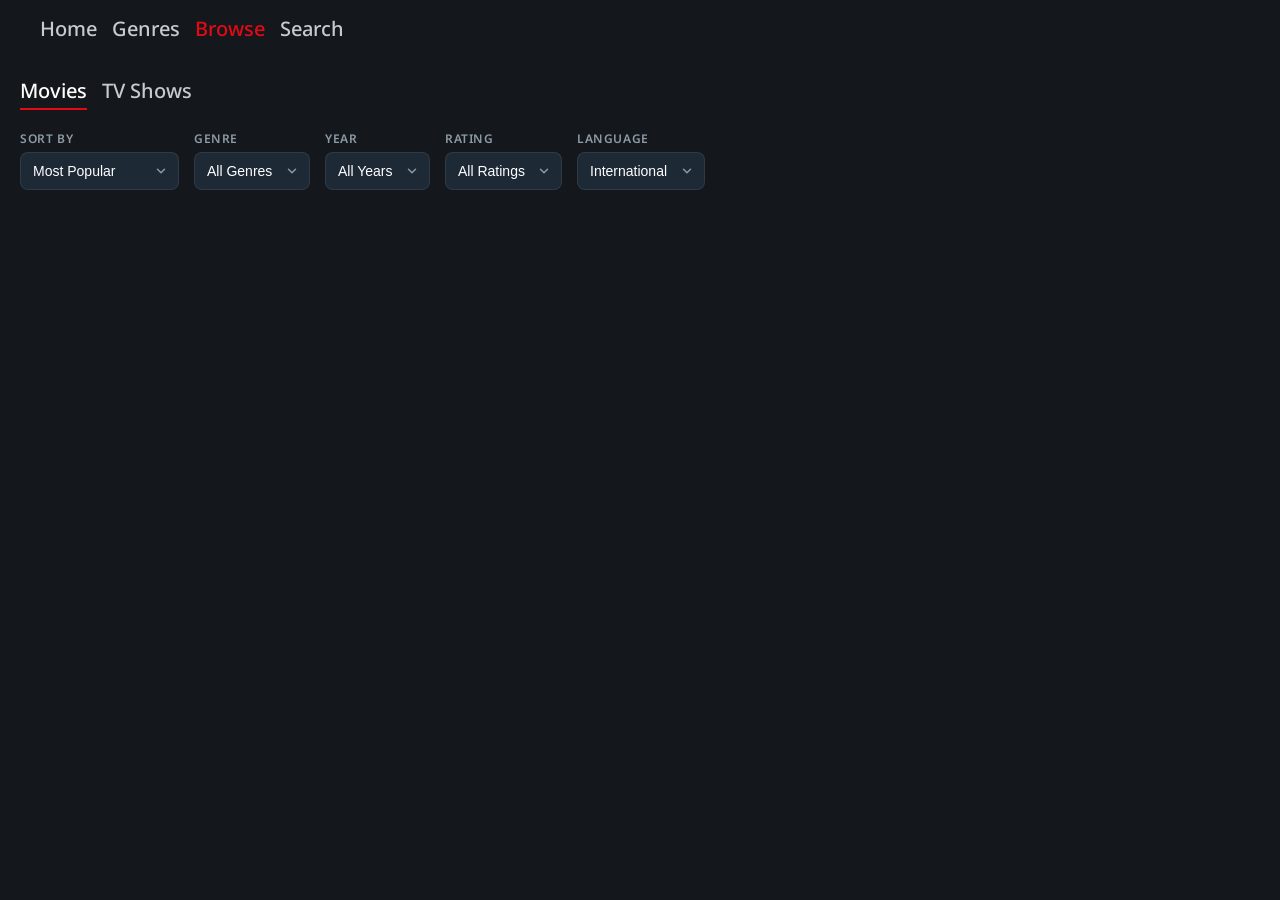
<file: browse.html>
<!DOCTYPE html>
<html lang="en">
<!-- Home, Genres, Browse, Search, Details -->

<head>
    <meta charset="UTF-8">
    <meta name="viewport" content="width=device-width, initial-scale=1.0">
    <title>Browse Movies | Cinema Cafe</title>
    <link rel="icon" type="image/svg+xml" href="logo.svg">
    <link rel="icon" type="image/png" sizes="32x32" href="favicon-32x32.png">
    <link rel="icon" type="image/png" sizes="16x16" href="favicon-16x16.png">
    <link rel="apple-touch-icon" sizes="180x180" href="apple-touch-icon.png">
    <link rel="stylesheet" href="style.css">
    <link rel="stylesheet" href="style.css">


</head>

<body>
    <header class="head-bar">

        <nav class="main-nav">
            <a href="index.html">Home</a>
            <a href="genres.html">Genres</a>
            <a href="browse.html" class="active-top">Browse</a>
            <a href="search.html">Search</a>

        </nav>
    </header>
    <main class="browse-container">
        <nav class="sub-nav">

            <a href="browse.html" class="active">Movies</a>
            <a href="tvshow.html">TV Shows</a>

        </nav>
        <section class="select-section">
            <div class="select-group">
                <label for="select-sort">Sort By</label>
                <select id="select-sort" autocomplete="off">
                    <option value="popularity.desc">Most Popular</option>
                    <option value="vote_average.desc">Highest Rated</option>
                    <option value="primary_release_date.desc">Newest Releases</option>


                </select>
            </div>

            <div class="select-group">
                <label for="genre-select">Genre</label>
                <select id="genre-select" autocomplete="off">
                    <option value="">All Genres</option>
                </select>
            </div>

            <div class="select-group">
                <label for="year-sort">Year</label>
                <select id="year-sort" autocomplete="off">
                    <option value="">All Years</option>
                    <option value="2026">2026</option>
                    <option value="2025">2025</option>
                    <option value="2024">2024</option>
                    <option value="2023">2023</option>
                    <option value="2022">2022</option>
                    <option value="2021">2021</option>
                    <option value="2020">2020</option>
                    <option value="2019">2019</option>
                    <option value="2018">2018</option>
                    <option value="2017">2017</option>
                    <option value="2016">2016</option>
                    <option value="2015">2015</option>
                    <option value="2014">2014</option>
                    <option value="2013">2013</option>
                    <option value="2012">2012</option>
                    <option value="2011">2011</option>
                    <option value="2010">2010</option>

                </select>
            </div>
            <div class="select-group">
                <label for="rating-select">Rating</label>
                <select id="rating-select" autocomplete="off">
                    <option value="">All Ratings</option>
                    <option value="9">9+ Stars</option>

                    <option value="8">8+ Stars</option>
                    <option value="7">7+ Stars</option>
                    <option value="6">6+ Stars</option>
                </select>
            </div>

            <div class="select-group">
                <label for="language-select">Language</label>
                <select id="language-select" autocomplete="off">
                    <option value="">International</option>
                    <option value="ar">Arabic</option>
                    <!-- <option value="en">International</option> -->
                </select>
            </div>
        </section>
        <section class="trending">
            <!-- <h2>Trending Movies</h2> -->
            <div class="movies-grid">



            </div>

            <div class="load-more-container">
                <button id="load-more-btn" style="display: none;">Load More</button>
            </div>
            <div id="scroll-sentinel"></div>
        </section>
    </main>

    <script src="cinema.js"></script>

</body>

</html>
</file>
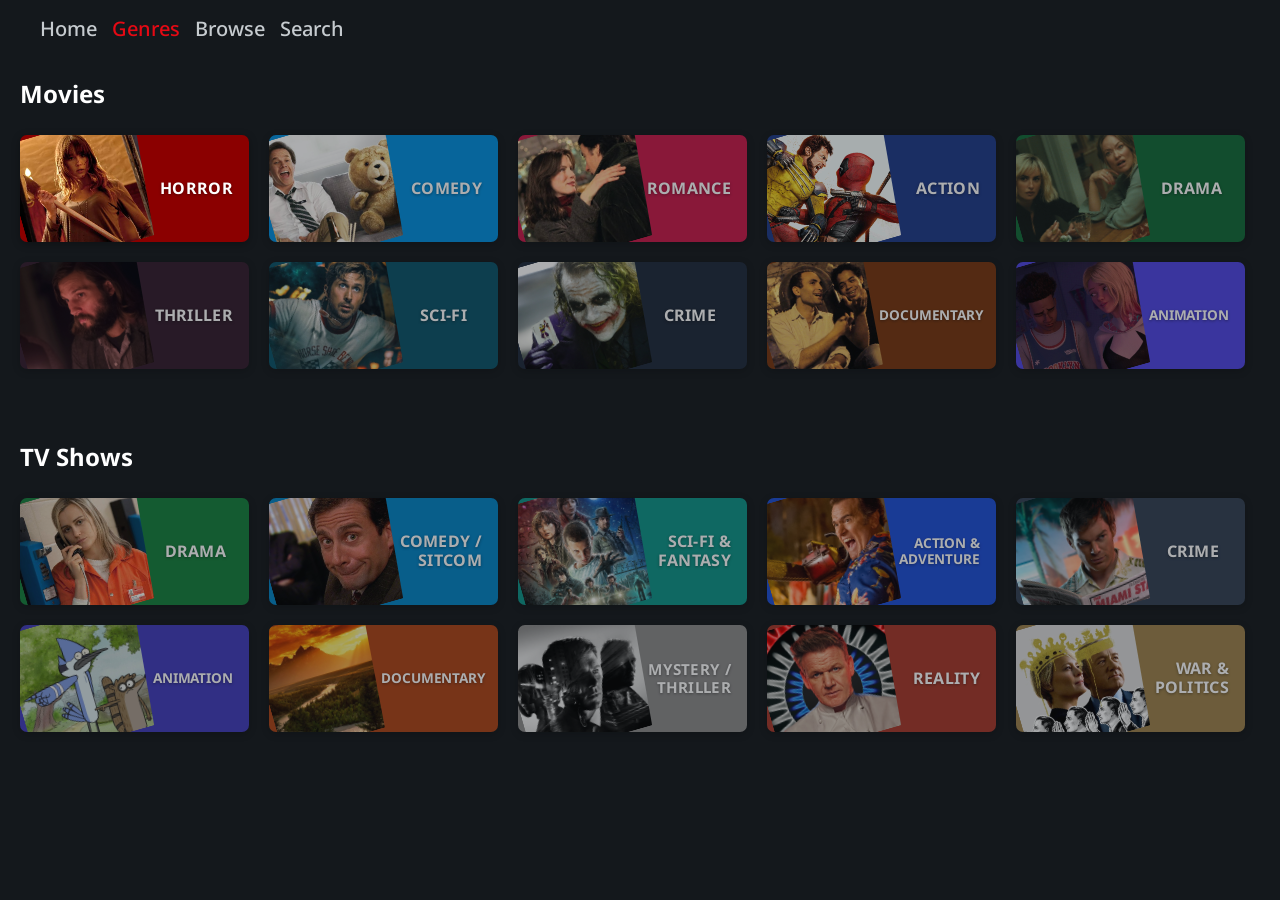
<file: genres.html>
<!DOCTYPE html>
<html lang="en">
<!-- Home, Genres, Browse, Search, Details -->

<head>
    <meta charset="UTF-8">
    <meta name="viewport" content="width=device-width, initial-scale=1.0">
    <title>Genres | Cinema Cafe</title>
    <link rel="icon" type="image/svg+xml" href="logo.svg">
    <link rel="icon" type="image/png" sizes="32x32" href="favicon-32x32.png">
    <link rel="icon" type="image/png" sizes="16x16" href="favicon-16x16.png">
    <link rel="apple-touch-icon" sizes="180x180" href="apple-touch-icon.png">
    <link rel="stylesheet" href="style.css">
    <link rel="stylesheet" href="style.css">


</head>

<body>
    <header class="head-bar">

        <nav class="main-nav">
            <a href="index.html">Home</a>
            <a href="genres.html" class="active-top">Genres</a>
            <a href="browse.html">Browse</a>
            <a href="search.html">Search</a>

        </nav>
    </header>

    <main class="genre-main">
        <section class="genre-section">
            <h3 class="genre-header">Movies</h3>
            <div class="genre-container">

                <a href="sub-genre.html?type=movie&genre=horror" class="genre-card horror"
                    style="--genre-color: #8b0000" draggable="false">
                    <div class="card-img">
                        <img src="movie-4.jpg" alt="Horror">
                    </div>
                    <span class="genre-title">Horror</span>
                </a>

                <div class="genre-card comedy" style="--genre-color: #0090e0">
                    <div class="card-img">
                        <img src="comedy.jpg" alt="Comedy">
                    </div>
                    <span class="genre-title">Comedy</span>
                </div>
                <div class="genre-card romance" style="--genre-color: #c9184a ">
                    <div class="card-img">
                        <img src="romance.jpg" alt="romance">
                    </div>
                    <span class="genre-title">Romance</span>

                </div>
                <div class="genre-card action" style="--genre-color: #1E3A8A ">
                    <div class="card-img">
                        <img src="action2.jpeg" alt="action">
                    </div>
                    <span class="genre-title">Action</span>

                </div>

                <div class="genre-card drama" style="--genre-color: #116b38 ">
                    <div class="card-img">
                        <img src="drama.jpg" alt="Drama">
                    </div>
                    <span class="genre-title">Drama</span>

                </div>

                <div class="genre-card thriller" style="--genre-color: #331C2D ">
                    <div class="card-img">
                        <img src="thriller.jpg" alt="Thriller">
                    </div>
                    <span class="genre-title">Thriller</span>

                </div>

                <div class="genre-card sci-fi" style="--genre-color: #0a536a ">
                    <div class="card-img">
                        <img src="sci-fi-format.jpg" alt="Sci-Fi">
                    </div>
                    <span class="genre-title">Sci-Fi</span>
                </div>

                <div class="genre-card crime" style="--genre-color: #1E293B ">
                    <div class="card-img">
                        <img src="crime7.jpg" alt="Crime">
                    </div>
                    <span class="genre-title">Crime</span>

                </div>

                <div class="genre-card documentary" style="--genre-color: #78350F ">
                    <div class="card-img">
                        <img src="documentary4.jpg" alt="Documentary">
                    </div>
                    <span class="genre-title">Documentary</span>

                </div>

                <div class="genre-card animation" style="--genre-color: #4F46E5 ">
                    <div class="card-img">
                        <img src="animation.jpg" alt="Animation">
                    </div>
                    <span class="genre-title">Animation</span>

                </div>
            </div>
        </section>

        <section class="genre-section">
            <h3 class="genre-header">TV Shows</h3>
            <div class="genre-container">

                <div class="genre-card drama-tv" style="--genre-color: #15803D">
                    <div class="card-img">
                        <img src="drama-tv3.jpg" alt="Drama">
                    </div>
                    <span class="genre-title">Drama</span>
                </div>

                <div class="genre-card comedy-tv" style="--genre-color: #0284C7">
                    <div class="card-img">
                        <img src="sitcom2.jpg" alt="Comedy">
                    </div>
                    <span class="genre-title">Comedy / <br>Sitcom</span>
                </div>

                <div class="genre-card sci-fi-tv" style="--genre-color: #0D9488">
                    <div class="card-img">
                        <img src="sci-fi-tv.jpg" alt="Sci-Fi">
                    </div>
                    <span class="genre-title">Sci-Fi &<br>Fantasy</span>
                </div>

                <div class="genre-card action-tv" style="--genre-color: #1D4ED8">
                    <div class="card-img">
                        <img src="action-tv2.jpg" alt="Action & Adventure">
                    </div>
                    <span class="genre-title">Action &<br>Adventure</span>
                </div>

                <div class="genre-card crime-tv" style="--genre-color: #334155">
                    <div class="card-img">
                        <img src="crime-tv10.jpg" alt="Crime">
                    </div>
                    <span class="genre-title">Crime</span>
                </div>

                <div class="genre-card animation-tv" style="--genre-color: #413CBD">
                    <div class="card-img">
                        <img src="animation-tv5.jpg" alt="Animation">
                    </div>
                    <span class="genre-title">Animation</span>
                </div>

                <div class="genre-card documentary-tv" style="--genre-color: #AD4417">
                    <div class="card-img">
                        <img src="documentary-tv.jpg" alt="Documentary">
                    </div>
                    <span class="genre-title">Documentary</span>
                </div>

                <div class="genre-card thriller-tv" style="--genre-color: #8C8B8B">
                    <div class="card-img">
                        <img src="thriller-tv.jpg" alt="Mystery / Thriller">
                    </div>
                    <span class="genre-title">Mystery /<br>Thriller</span>
                </div>

                <div class="genre-card reality" style="--genre-color: #A8382A">
                    <div class="card-img">
                        <img src="reality8.jpg" alt="Reality">
                    </div>
                    <span class="genre-title">Reality</span>
                </div>

                <div class="genre-card war" style="--genre-color: #9E824C">
                    <div class="card-img">
                        <img src="war4.jpg" alt="War & Politics">
                    </div>
                    <span class="genre-title">War &<br>Politics</span>
                </div>

            </div>
        </section>
    </main>

    <script src="cinema.js"></script>

</body>

</html>
</file>
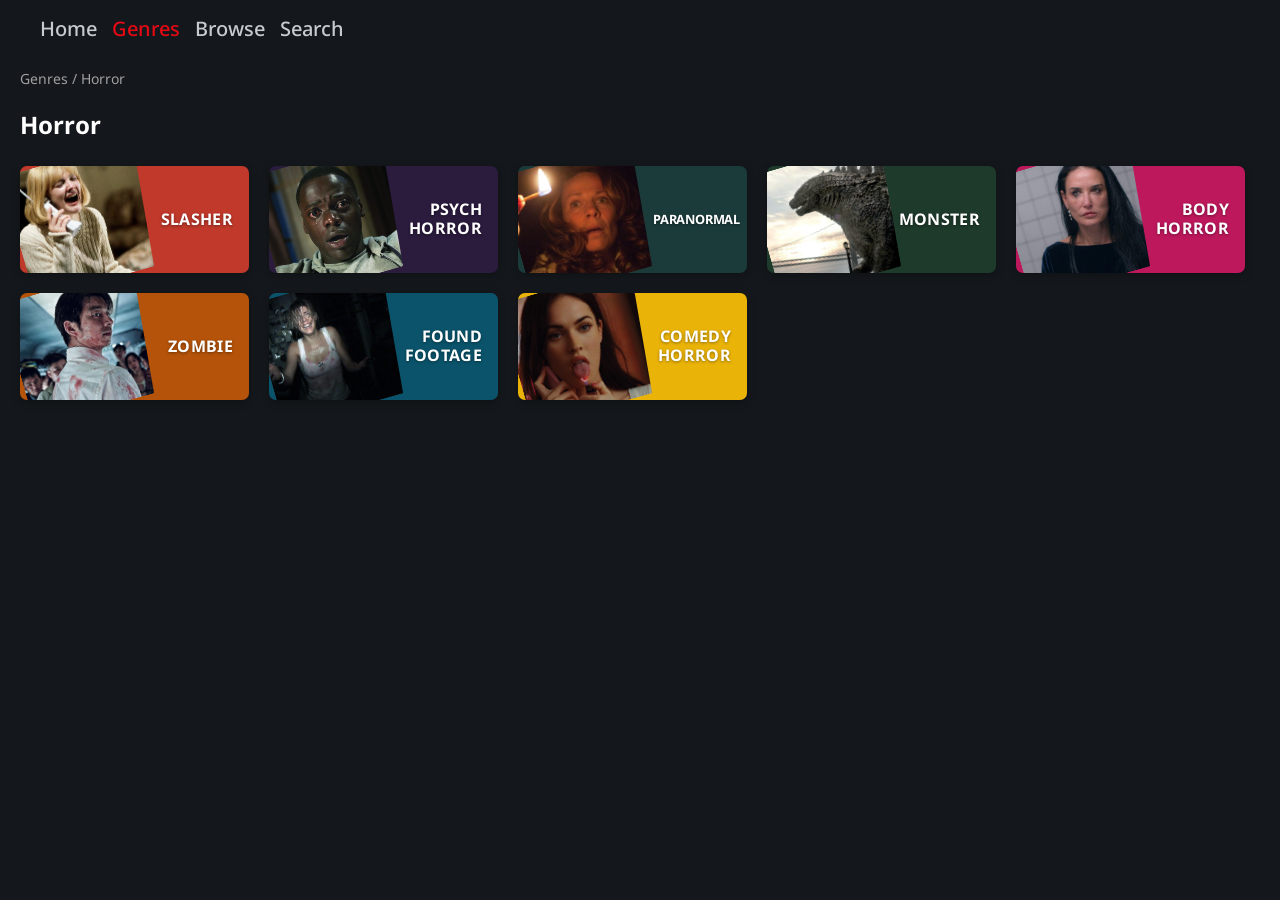
<file: sub-genre.html>
<!DOCTYPE html>
<html lang="en">
<!-- Home, Genres, Browse, Search, Details -->

<head>
    <meta charset="UTF-8">
    <meta name="viewport" content="width=device-width, initial-scale=1.0">
    <title>Horror | Cinema Cafe</title>
    <link rel="icon" type="image/svg+xml" href="logo.svg">
    <link rel="icon" type="image/png" sizes="32x32" href="favicon-32x32.png">
    <link rel="icon" type="image/png" sizes="16x16" href="favicon-16x16.png">
    <link rel="apple-touch-icon" sizes="180x180" href="apple-touch-icon.png">
    <link rel="stylesheet" href="style.css">
    <link rel="stylesheet" href="style.css">


</head>

<body>
    <header class="head-bar">

        <nav class="main-nav">
            <a href="index.html">Home</a>
            <a href="genres.html" class="active-top">Genres</a>
            <a href="browse.html">Browse</a>
            <a href="search.html">Search</a>

        </nav>
    </header>

    <main class="genre-page">
        <section class="genre-section">
            <div class="genre-breadcrumb">
                <a href="genres.html">Genres</a> / <span>Horror</span>
            </div>
            <h3 class="genre-header">Horror</h3>
            <div class="genre-container">

                <a href="browse.html?keyword=12339&label=Slasher" class="genre-card slasher"
                    style="--genre-color: #C0392B">
                    <div class="card-img">
                        <img src="slasher7.jpg" alt="Slasher">
                    </div>
                    <span class="genre-title">Slasher</span>
                </a>


                <a href="browse.html?keyword=295907&label=Psych" class="genre-card psychological"
                    style="--genre-color: #2B1B3D">
                    <div class="card-img">
                        <img src="psycho.jpg" alt="Psychological Horror">
                    </div>
                    <span class="genre-title">PSYCH<br>Horror</span>
                </a>


                <a href="browse.html?keyword=6152&label=Paranormal" class="genre-card paranormal"
                    style="--genre-color: #1B3B3A ">
                    <div class="card-img">
                        <img src="para.jpg" alt="Paranormal">
                    </div>
                    <span class="genre-title">Paranormal</span>

                </a>

                <a href="browse.html?keyword=13031&label=Monster" class="genre-card monster"
                    style="--genre-color: #1E3A2B ">
                    <div class="card-img">
                        <img src="monster.jpg" alt="Monster">
                    </div>
                    <span class="genre-title">Monster</span>

                </a>

                <a href="browse.html?keyword=283085&label=Body Horror" class="genre-card body"
                    style="--genre-color: #BE185D ">
                    <div class="card-img">
                        <img src="body5.jpg" alt="Body Horror">
                    </div>
                    <span class="genre-title">Body <br>Horror</span>

                </a>

                <a href="browse.html?keyword=12377&label=Zombie" class="genre-card zombie"
                    style="--genre-color: #B45309 ">
                    <div class="card-img">
                        <img src="zombie3.jpg" alt="Zombie">
                    </div>
                    <span class="genre-title">Zombie</span>

                </a>

                <a href="browse.html?keyword=163053&label=Found Footage" class="genre-card found"
                    style="--genre-color: #0a536a ">
                    <div class="card-img">
                        <img src="found7.jpg" alt="Found Footage">
                    </div>
                    <span class="genre-title">Found<br>Footage</span>
                </a>

                <a href="browse.html?keyword=224636&label=Comedy Horror" class="genre-card comedy-horror"
                    style="--genre-color: #EAB308 ">
                    <div class="card-img">
                        <img src="comedy-horror.jpg" alt="Comedy Horror">
                    </div>
                    <span class="genre-title">Comedy<br>Horror</span>

                </a>


            </div>
        </section>

    </main>

    <script src="cinema.js"></script>

</body>

</html>
</file>
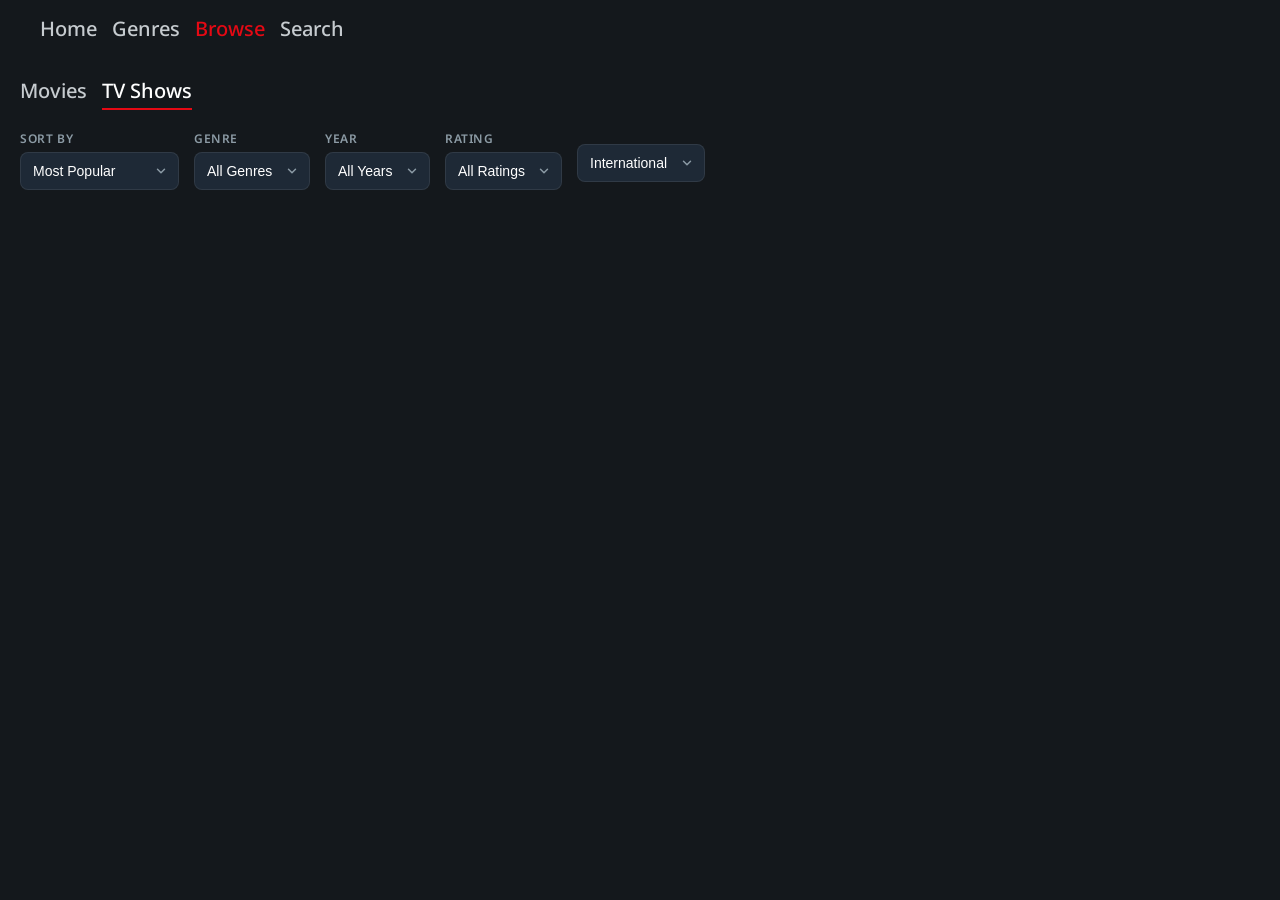
<file: tvshow.html>
<!DOCTYPE html>
<html lang="en">
<!-- Home, Genres, Browse, Search, Details -->

<head>
    <meta charset="UTF-8">
    <meta name="viewport" content="width=device-width, initial-scale=1.0">
    <title>Browse TV Shows | Cinema Cafe</title>
    <link rel="icon" type="image/svg+xml" href="logo.svg">
    <link rel="icon" type="image/png" sizes="32x32" href="favicon-32x32.png">
    <link rel="icon" type="image/png" sizes="16x16" href="favicon-16x16.png">
    <link rel="apple-touch-icon" sizes="180x180" href="apple-touch-icon.png">
    <link rel="stylesheet" href="style.css">
    <link rel="stylesheet" href="style.css">

</head>

<body>
    <header class="head-bar">
        <nav class="main-nav">
            <a href="index.html">Home</a>
            <a href="genres.html">Genres</a>
            <a href="browse.html" class="active-top">Browse</a>
            <a href="search.html">Search</a>

        </nav>
    </header>
    <main class="browse-container">
        <nav class="sub-nav">

            <a href="browse.html">Movies</a>
            <a href="tvshow.html" class="active">TV Shows</a>

        </nav>
        <section class="select-section">
            <div class="select-group">
                <label for="tv-select-sort">Sort By</label>
                <select id="tv-select-sort" autocomplete="off">
                    <option value="popularity.desc">Most Popular</option>
                    <option value="vote_average.desc">Highest Rated</option>
                    <option value="first_air_date.desc">Newest Releases</option>

                </select>
            </div>

            <div class="select-group">
                <label for="tv-genre-select">Genre</label>
                <select id="tv-genre-select" autocomplete="off">
                    <option value="">All Genres</option>
                </select>
            </div>

            <div class="select-group">
                <label for="tv-year-sort">Year</label>
                <select id="tv-year-sort" autocomplete="off">
                    <option value="">All Years</option>
                    <option value="2026">2026</option>
                    <option value="2025">2025</option>
                    <option value="2024">2024</option>
                    <option value="2023">2023</option>
                    <option value="2022">2022</option>
                    <option value="2021">2021</option>
                    <option value="2020">2020</option>
                    <option value="2019">2019</option>
                    <option value="2018">2018</option>
                    <option value="2017">2017</option>
                    <option value="2016">2016</option>
                    <option value="2015">2015</option>
                    <option value="2014">2014</option>
                    <option value="2013">2013</option>
                    <option value="2012">2012</option>
                    <option value="2011">2011</option>
                    <option value="2010">2010</option>

                </select>
            </div>
            <div class="select-group">
                <label for="tv-rating-select">Rating</label>
                <select id="tv-rating-select" autocomplete="off">
                    <option value="">All Ratings</option>
                    <option value="9">9+ Stars</option>

                    <option value="8">8+ Stars</option>
                    <option value="7">7+ Stars</option>
                    <option value="6">6+ Stars</option>
                </select>
            </div>

            <div class="select-group">
                <label for="tv-language-select"></label>
                <select id="tv-language-select" autocomplete="off">
                    <option value="">International</option>
                    <option value="ar">Arabic</option>
                    <!-- <option value="en">International</option> -->
                </select>
            </div>
        </section>
        <section class="trending">
            <!-- <h2>Explore</h2> -->
            <div class="tv-grid">




            </div>
            <div class="tv-load-container">
                <button id="tv-load-btn" style="display: none">Load More</button>
            </div>
            <div id="scroll-sentinel-tv"></div>

        </section>
    </main>

    <script src="cinema.js"></script>
</body>

</html>
</file>
<file: style.css>
@import url('https://fonts.googleapis.com/css2?family=Libre+Baskerville:ital,wght@0,400..700;1,400..700&family=Noto+Sans:ital,wght@0,100..900;1,100..900&display=swap');



body {
    /* background-image: url("doodle2.png"); */
    margin: 0px;
    background-color: #14181c;
    color: #ffffff;
    font-family: "Noto Sans", sans-serif;
    padding: 0px;
}

.page-container {
    padding: 20px;
    max-width: 1300px;
    /*intentionally narrower than other pages — looks best at this width */
    margin: 0 auto;
}


nav {
    user-select: none;
    display: flex;
    gap: 15px;
    margin-bottom: 20px;
    /* position: absolute;
    width: 100%;
    top: 0%;
    left: 0%; */
}

nav a {

    color: rgb(198, 203, 207);
    text-decoration: none;
    font-weight: 500;
    font-size: 20px;
    transition: color 0.2s ease;
    cursor: pointer;
}

nav a.active {
    color: #ffffff;
    border-bottom: 2px solid #e50914;
    /* Red accent line under active page */
    padding-bottom: 4px;
}

nav a.active-top {
    color: #e50914;
    /* border-bottom: 2px solid #e50914; */
    /* Red accent line under active page */
    /* padding-bottom: 4px; */
}

nav a:hover {

    color: rgb(241, 51, 51);
}


.movies-grid img,
.tv-grid img {

    width: 150px;
    height: 210px;
    border-radius: 9px;
    object-fit: cover;
    /* transition: transform 0.2s ease, outline 0.3s ease; */

    cursor: pointer;
    border: 2px solid transparent;
    transition: transform 0.2s;
    outline-offset: -3px;
}

.movies-grid,
.tv-grid {
    gap: 15px;
    object-position: center;
    justify-content: center;
    flex-wrap: wrap;
    display: flex;
}

.movies-grid img:hover,
.tv-grid img:hover {
    transform: scale(1.06);
    outline: 2px solid coral;
    outline-width: medium;
    /* transition: outline 0.3s ease; */
}


.details {
    /* display: flex;
    align-items: flex-end;
    gap: 20px;
    position: relative;
    justify-content: center; */
    position: relative;



}

.backdrop {
    height: clamp(500px, 32vw, 520px);
    /* height: 500px; */

    width: 100%;
    object-fit: cover;
    /* border-radius: 10px; */

    /* object-position: center top; */


}


.poster {
    width: 100%;
    border-radius: 10px;
    object-fit: cover;
    position: relative;
    z-index: 2;


}



.backdrop-fade {
    position: absolute;
    top: 0;
    left: 0;
    width: 100%;
    height: 100%;
    background: linear-gradient(to bottom,
            rgba(0, 0, 0, 0) 20%,
            rgba(0, 0, 0, 0.4) 55%,
            #101417 100%);

}

.backdrop-wrapper {
    position: relative;
}


.cast-member img {
    border-radius: 600px;
    width: 100px;
    height: 100px;
    object-fit: cover;
    display: block;
    margin: 0 auto;
    cursor: pointer;


}

.character-name {
    font-size: 15px;
    font-weight: 400;
}

.cast-member {
    text-align: center;
    width: 100px;

}

.cast-list {
    display: flex;
    gap: 45px 90px;
    flex-wrap: wrap;
    margin-bottom: 50px;
    align-items: flex-start;
    overflow-x: auto;

}


.details-info {
    margin-top: 1px;
}


.character-name {
    color: #a0a0a0;
    text-align: center;
    min-height: 2.6em;
    line-height: 1.3;
    margin-top: 5px
}

.actor-name {
    text-align: center;
    margin-bottom: 0;
    /* padding-left: 20px; */

}


.left-column {
    width: 230px;
    padding-top: 0px;
    gap: 20px;
    display: flex;
    flex-direction: column;
    margin-left: 20px;
    position: sticky;
    top: 20px;
    align-self: flex-start;
    margin-top: -305px;

}

.genre-status-desktop {
    gap: 20px;
    display: flex;
    flex-direction: column;
}

.genres {
    gap: 8px;
    display: flex;
    flex-wrap: wrap;
    /* max-width: 100%; */
    width: 100%;

    justify-content: flex-start;
}

.genre-pill {
    background-color: #2c3437;
    padding: 4px 10px;
    border-radius: 6px;
    font-size: 13px;
    cursor: pointer;



}

.status,
.budget-revenue {
    width: 100%;
    /* width: 270px; */
    flex-wrap: wrap;
    display: flex;
    flex-direction: column;
    gap: 15px;

}



.status p {
    margin: 0;
    color: #a0a0a0;
    font-size: 14px;
}

.status span {
    color: #ffffff;
    font-weight: 490;
    display: block;
    margin-top: 3px;
    font-size: 14px;

}


.date-group span {
    color: #ffffff;
    font-weight: 490;
    display: block;
    margin-top: 3px;
    font-size: 14px;

}

.btn-trailer {
    cursor: pointer;
    border-radius: 30px;
    padding: 10px 10px;
    width: 95%;
    display: flex;
    vertical-align: middle;
    align-items: center;
    justify-content: center;
    font-weight: 600;
}

.details-bottom {
    display: flex;
    gap: 45px;
}

.right-column {
    flex: 1;
    min-width: 0;

}

.title-info {
    display: flex;
    align-items: center;
    gap: 10px;
    color: #a0a0a0;
    font-size: 15px;
    margin-bottom: 20px;
}

.title-info .rating {
    color: #fff;
}

.title-info .rating strong {
    font-size: 18px;
}

.title-info .max-score {
    color: #707070;
    font-size: 14px;
}

.title-info .dot,
.dot-time,
.dotta {
    color: #505050;
}

.episode-overview {
    margin-top: -4px;
}

.tagline {
    font-size: 16px;
    font-style: italic;
    color: #d1d5db;
    border-left: 3px solid #e50914;
    padding-left: 12px;
    margin: 20px 0 20px 0;
}

.sub-crew {
    display: flex;
    flex-direction: column;
    gap: 7px;
    margin: 30px 0;
    border-top: 1px solid rgba(255, 255, 255, 0.1);
    border-bottom: 1px solid rgba(255, 255, 255, 0.1);
    padding: 14px 0;
}

.sub-crew p {
    margin: 0;
    font-size: 17px;
    color: #a0a0a0;
    font-weight: 600;


}

.sub-crew span {
    color: #5692e8;
    font-weight: 400;
    margin-left: 6px;
}

.media-nav nav {
    display: flex;
    gap: 30px;
    align-items: center
}

.media-mobile {
    display: none;
}

.media-desktop {
    margin: 0;
}

.media-nav button {
    color: white;
    background-color: transparent;
    border: transparent;
    cursor: pointer;
    font-size: 20px;
}

.media-nav button:hover {
    color: rgb(209, 209, 209);
    transition: color 0.2s ease;

}

.media-nav button.active {

    border-bottom: 2px solid rgb(245, 66, 66);
    padding-bottom: 2px;
}

.cast-image {
    align-items: center;
}



.btn-view-more {
    /* width: 100px;
    height: 100px; */
    border-radius: 600px;
    background: transparent;
    border: none;
    color: #f1eeee;
    font-size: 15px;
    font-weight: 600;
    cursor: pointer;
    align-self: center;

    margin-right: 20px;
    margin-bottom: 90px;
    padding-left: 10px;
    padding-right: 10px;
    transition: color 0.2s ease
}

.btn-view-more:hover {
    color: rgb(252, 82, 82);
}

.media-scroll {
    display: flex;
    gap: 10px;
    overflow-x: auto;
    padding-bottom: 10px;
    overflow-x: auto;
    scrollbar-width: thin;
    scrollbar-color: rgba(255, 255, 255, 0.2) transparent;
    /* overscroll-behavior: contain; */

}

.media-container {
    flex-shrink: 0;
    border-radius: 3px;
    cursor: pointer;
    width: 420px;
    height: 280px;
    object-fit: cover;

}

.media-container img {
    width: 100%;
    height: 100%;
    object-fit: cover;

}

.media-section {
    max-width: 100%;
    width: 100%;
    margin: 0 auto;
    overflow-x: hidden;
}


/* Modal */
.modal {
    position: fixed;
    top: 0%;
    left: 0%;
    z-index: 2000;
    width: 100%;
    height: 100%;
    z-index: 2000;
    display: flex;
    align-items: center;
    justify-content: center;

}



.overlay {
    position: absolute;
    top: 0;
    left: 0;
    width: 100%;
    height: 100%;
    background-color: rgba(0, 0, 0, 0.9);
    /* backdrop-filter: blur(2px); */
    z-index: 1;
    display: flex;
    align-items: center;
    justify-content: center;
}

/* 3. Modal Box Container */
.modal-content {
    position: relative;
    z-index: 2;
    width: 100%;
    max-width: 1200px;
    background-color: #14181c;
    border-radius: 12px;
    padding: 20px;

}

/* 4. Modal Header Bar */
.modal-header {
    display: flex;
    justify-content: space-between;
    align-items: center;
    margin-bottom: 15px;
}

.modal-header h3 {
    margin: 0;
    font-size: 20px;
    color: #ffffff;
}

/* 5. Close Button ("X") */
.close-modal {
    background: none;
    border: none;
    color: #a0a0a0;
    font-size: 28px;
    cursor: pointer;
    line-height: 1;
    transition: color 0.2s ease;
}

.close-modal:hover {
    color: #e50914;
}

.trailer-frame {
    width: 100%;
    aspect-ratio: 16 / 9;
    border-radius: 8px;
    display: block;
}



.head-bar {
    width: 100%;
    background-color: #14181c;


}

.head-bar--overlay {
    background-color: transparent;
    background: linear-gradient(to bottom, rgba(0, 0, 0, 0.75) 0%, rgba(0, 0, 0, 0) 100%);
    top: 0;
    left: 0;
    z-index: 10;
    position: absolute;

}


.main-nav {
    margin: 0 auto;
    padding: 15px var(--content-pad);
    max-width: var(--content-max);

}

.browse-container {
    max-width: var(--content-max);
    margin: 0 auto;
    padding: 20px;
    padding-top: 20px;

}

.sub-nav {
    display: flex;
    gap: 15px;
    margin-bottom: 20px;
    /* padding: 20px; */
    /* max-width: 1505px;
    margin: 0 auto;  */


}

html {
    scrollbar-gutter: stable;
}

:root {
    --bg-surface: #161f28;
    --bg-input: #1e2936;
    --border-color: rgba(255, 255, 255, 0.08);
    --accent-red: #e50914;
    --text-primary: #ffffff;
    --text-muted: #8c9ba5;
    --radius-sm: 8px;
    --content-pad: 20px;
}

.select-section {
    display: flex;
    margin: 20px 0;
    flex-wrap: wrap;
    gap: 15px;
    align-items: center;
}

.select-group {
    display: flex;
    gap: 5px;
    flex-direction: column;
}

.select-group label {
    font-size: 0.75rem;
    font-weight: 600;
    text-transform: uppercase;
    letter-spacing: 0.05em;
    color: var(--text-muted);
}

.select-group select {
    appearance: none;
    -webkit-appearance: none;
    -moz-appearance: none;
    background-color: var(--bg-input);
    color: var(--text-primary);
    border: 1px solid var(--border-color);
    border-radius: var(--radius-sm);
    padding: 10px 36px 10px 12px;
    font-size: 0.875rem;
    font-weight: 500;
    cursor: pointer;
    outline: none;
    transition: border-color 0.2s ease, box-shadow 0.2s ease, background-color 0.2s ease;

    /* Custom Arrow SVG Icon */
    background: var(--bg-input) url("data:image/svg+xml,%3Csvg xmlns='http://www.w3.org/2000/svg' width='16' height='16' viewBox='0 0 24 24' fill='none' stroke='%238c9ba5' stroke-width='2.5' stroke-linecap='round' stroke-linejoin='round'%3E%3Cpolyline points='6 9 12 15 18 9'%3E%3C/polyline%3E%3C/svg%3E");
    background-repeat: no-repeat;
    background-position: right 10px center;
    background-size: 14px;
}

.select-group select:hover {
    border-color: rgba(255, 255, 255, 0.25);
    background-color: #243242;
}

.select-group select:focus {
    border-color: var(--accent-red);
    box-shadow: 0 0 0 3px rgba(229, 9, 20, 0.2);
}

.select-group select option {
    background-color: var(--bg-surface);
    color: var(--text-primary);
    padding: 10px;
}

#scroll-sentinel {
    height: 20px;
    width: 100%;
}

.ambient-glow {
    position: absolute;
    top: 0;
    left: 0;
    width: 100%;
    height: 620px;
    z-index: -1;
    background-image: var(--glow-image);
    background-size: cover;
    background-position: center top;
    filter: blur(90px) saturate(1.3) brightness(0.5);
    /* pushes the blurred edges off-screen so no hard border shows */
    opacity: 0.6;
    transition: background-image 0.6s ease;
    pointer-events: none;
    overflow-x: clip;

}

.season-scroller {
    display: flex;
    gap: 20px;
    padding: 2px;
    flex-wrap: wrap;
}


.backdrop-wrapper-tv {
    position: relative;

}

.backdrop-tv {
    height: clamp(500px, 32vw, 520px);
    /* height: 500px; */

    width: 100%;
    object-fit: cover;
    border-radius: 10px;
    object-position: center 20%;

}

.backdrop-fade-tv {
    position: absolute;
    top: 0;
    left: 0;
    width: 100%;
    height: 100%;
    background: linear-gradient(to bottom,
            rgba(0, 0, 0, 0) 20%,
            rgba(0, 0, 0, 0.4) 55%,
            #101417 100%);
}

.episode-card {
    display: flex;
    gap: 15px;
    margin-bottom: 15px;
    align-items: flex-start;
}

.episode-still {
    width: 200px;
    height: 112px;
    object-fit: cover;
    border-radius: 6px;
    flex-shrink: 0;
}

.episode-info {
    display: flex;
    flex-direction: column;
    min-width: 0;
    flex: 1;
}

.episode-header {
    display: flex;
    gap: 10px;
    align-items: center;
    margin-bottom: 6px;
}

.episode-number {
    color: #a0a0a0;
}

.episode-rating {
    color: #f5c518;
}

.episode-date-main {
    margin-top: -10px;
}

.season-btn {
    margin-bottom: 20px;
    border-radius: 30px;
    padding: 10px 13px;
    background: #1c2126;
    border: 1px solid #2c3437;
    color: #a0a0a0;
    cursor: pointer;
    font-size: 14px;
    transition: all 0.2s ease;
}


.season-btn:hover {
    color: rgba(248, 248, 248);
}

.season-btn.active {
    background-color: #e50914;
    border: #e50914;
    color: white;
}



.season-btn.active::after {
    content: " ▼";
    display: inline-block;
    font-size: 0.8em;
    margin-left: 4px;
    transition: transform 0.2s ease;
}

.season-table:has(.collapse.hidden) .season-btn.active::after {
    transform: rotate(180deg);
}

.episode-date {
    font-size: 14px;
    color: #a7a7a7;
}


.search-container input {
    padding: 20px;
    text-align: center;
    max-width: 1400px;

}

.search-container {
    max-width: 1400px;
    margin: 0 auto;
    padding: 20px;
    padding-top: 20px;
    text-align: center;
    align-items: center;

}

.input-search {
    width: 200px;
    max-width: 600px;
    margin-bottom: 20px;
    border-radius: 30px;
    font-size: 15px;
    color: #ffffff;
    background-color: #1c2126;
    border: 2px solid transparent;
    outline: none;
    transition: box-shadow 0.25s ease, border-color 0.25 ease;
}

.input-search::placeholder {
    color: #6b7280;
}

.input-search:focus {
    border-color: #e52309;
    background-color: #20262c;
}


.search-results img {
    width: 150px;
    height: 210px;
    cursor: pointer;
    border-radius: 10px;
    border: 2px solid transparent;
    transition: transform 0.2s;
    outline-offset: -3px;
    object-fit: cover;


}

.search-results img:hover {
    transform: scale(1.1);
    outline: 2px solid #6366f1;
    outline-width: medium;
}

.search-results {
    display: flex;
    flex-wrap: wrap;
    gap: 15px;
    justify-content: center;

}


/* #tv-load-btn {
    font-size: 15px;
    display: block;
    margin: 20px;
    padding: 12px 32px;
    border-radius: 30px;
    cursor: pointer;
    font-weight: 600;
    color: white;
    background-color: transparent;
    transition: background-color 0.25s ease, transform 0.15s ease, box-shadow 0.25s ease;

}

#tv-load-btn:hover {
    background: #e50914;
    box-shadow: 0 0 20px rgba(229, 9, 20, 0.4);
    transform: translateY(-2px);


}

.tv-load-container {
    display: flex;
    justify-content: center;
    width: 100%;
} */

#tv-load-btn,
#load-more-btn,
#search-load-more-btn {
    display: block;
    margin: 30px auto;
    padding: 13px 36px;
    font-size: 15px;
    font-weight: 600;
    color: #ffffff;
    background-color: #1c2126;
    border: 1px solid #2c3437;
    border-radius: 50px;
    cursor: pointer;
    transition: all 0.25s ease;
}

#tv-load-btn:hover,
#load-more-btn:hover,
#search-load-more-btn:hover {
    background-color: #20262c;
    border-color: #e50914;
    box-shadow: 0 0 15px rgba(229, 9, 20, 0.4);
}


.genre-section {
    max-width: var(--content-max);
    margin: 0 auto;
}

.genre-container {
    display: grid;
    grid-template-columns: repeat(auto-fill, minmax(220px, 1fr));
    gap: 20px;
    padding: 20px;

}

.genre-container-home {
    display: grid;
    grid-template-columns: repeat(auto-fill, minmax(220px, 1fr));
    gap: 20px;
    padding: 0 20px;
}

.genre-card {
    aspect-ratio: 2/1;
    border-radius: 7px;
    background-color: var(--genre-color, #444);
    box-shadow: 0 2px 8px rgba(0, 0, 0, 0.3);
    transition: transform 0.2s ease, box-shadow 0.2s ease;
    position: relative;
    overflow: hidden;
    display: flex;
    align-items: center;
    justify-content: flex-end;
    padding-right: 16px;
    cursor: pointer;
    user-select: none;
    will-change: transform;
}

.genre-card:hover {
    transform: translateY(-5px) scale(1.015);
    box-shadow: 0 8px 20px rgba(0, 0, 0, 0.45);
}

.genre-card.horror .card-img img {
    object-fit: cover;
    object-position: center top;
}

.genre-card.crime .card-img img {
    object-position: center left;
}


.genre-card.documentary .card-img img {
    object-position: center left;
}

.genre-card.documentary .card-img {
    width: 51%;
}

.genre-card.documentary .genre-title {
    font-size: 0.85rem;
    letter-spacing: -0.1px;
    margin-right: -4px;

}

.genre-card.documentary-tv .card-img {
    width: 51%;
}

.genre-card.documentary-tv .genre-title {
    font-size: 0.85rem;
    letter-spacing: -0.1px;
    margin-right: -4px;

}

.genre-card.thriller-tv .genre-title {
    font-size: 0.95rem;

}


.genre-card.animation .genre-title {
    font-size: 0.85rem;
    letter-spacing: -0.1px;
}


.genre-card.crime .genre-title {
    text-align: right;
    margin-right: 15px;
}

.genre-card.sci-fi .genre-title {
    text-align: right;
    margin-right: 15px;
}

.genre-card.drama .genre-title {
    text-align: right;
    margin-right: 7px;
}

.genre-card.drama-tv .genre-title {
    text-align: right;
    margin-right: 7px;
}

.genre-card.crime-tv .genre-title {
    text-align: right;
    margin-right: 10px;
}

.genre-card.action-tv .genre-title {
    font-size: 0.85rem;
    letter-spacing: -0.1px;
}

.genre-card.action-tv .card-img img {
    object-position: right;
}

.genre-card.drama-tv .card-img img {
    object-position: center left;
}

.genre-card.comedy-tv .card-img img {
    object-position: center right;
}

.genre-card.animation-tv .genre-title {
    font-size: 0.85rem;
    letter-spacing: -0.1px;
}


.genre-card.slasher .card-img img {
    object-position: center;
}

.genre-card.paranormal .card-img img {
    object-position: center right;
}

.genre-card.monster .card-img img {
    object-position: center;
}

/* .genre-card.comedy-horror .card-img img {
    object-position: left;
} */

.genre-card.paranormal .genre-title {
    font-size: 0.80rem;
    letter-spacing: -0.2px;
    text-align: right;
    margin-right: -9px;
}

.card-img {
    position: absolute;
    left: -5px;
    top: -10px;
    width: 60%;
    height: 120%;
    clip-path: polygon(0 0, 100% 0, 90% 100%, 0% 100%);
    transform: rotate(-16deg);


}


.card-img img {
    width: 100%;
    height: 100%;
    object-fit: cover;
    pointer-events: none;
    /* user-select: none; */
    image-rendering: auto;

}


.genre-title {
    color: #ffffff;
    font-family: 'Noto Sans', sans-serif;
    font-weight: 700;
    font-size: 1rem;
    letter-spacing: 0.3px;
    text-transform: uppercase;
    z-index: 2;
    text-shadow: 0 1px 3px rgba(0, 0, 0, 0.4);
    text-align: right;

    min-width: 50%;
    margin-left: auto;
    /* text-overflow: ellipsis; */
    white-space: normal;
    line-height: 1.2;

}

.genre-header {
    text-align: left;
    padding-left: 20px;
    font-family: 'Noto Sans', sans-serif;
    font-size: 1.5rem;
    font-weight: 700;
    padding: 20px 20px 5px 20px;
    margin: 0;

}

.genre-header-home,
.new-header,
.highly-rated-header,
.popular-header {
    display: flex;
    align-items: center;
    justify-content: space-between;
}

.link .see-all {
    display: inline-block;
    margin-right: 25px;
}

.link {
    position: relative;
    display: flex;
    align-items: center;
    /* margin-top: 50px; */
    top: 28px;
}


.see-all {
    text-decoration: none;
    color: #a0a0a0;
    font-size: 14px;
    transition: color 0.2s ease;
    margin-bottom: 10px;
    margin-right: 25px;
}

.see-all:hover {
    color: #ffffff;
}

.genre-section {
    margin-bottom: 2rem;
}

.genre-container a,
.genre-container-home a {
    text-decoration: none;
    color: inherit;
    display: flex;
    user-select: none;
}


.genre-breadcrumb {
    padding: 12px 20px 0 20px;
    font-size: 14px;
    color: #a0a0a0;
}

.genre-breadcrumb a {
    text-decoration: none;
    color: #a0a0a0;
    transition: color 0.2s ease
}

.genre-breadcrumb a:hover {
    color: #e50914;
}



/* Homepage */
.home-backdrop-section {
    position: relative;
}



.home-backdrop {
    position: relative;
    width: 100%;
    height: 750px;
    overflow: hidden;

}


.home-backdrop-fade {
    position: absolute;
    top: 0;
    left: 0;
    width: 100%;
    height: 100%;
    background: linear-gradient(to bottom,
            rgba(0, 0, 0, 0) 40%,
            rgba(0, 0, 0, 0.5) 75%,
            #14181c 100%);
    pointer-events: none;
}

.home-hero-info {
    position: absolute;
    bottom: 60px;
    left: 40px;
    max-width: 500px;
    z-index: 2;
}

.home-hero-overview {
    font-size: 15px;
    color: #d1d5db;
    margin-bottom: 20px;
    text-shadow: 0 1px 4px rgba(0, 0, 0, 0.6);
    pointer-events: none;

}

.home-section-title {
    padding: 0;
    margin: 0 0 15px var(--scroller-gap);
    font-family: 'Noto Sans', sans-serif;
    font-size: 1.35rem;
    font-weight: 700;
    padding-left: 12px;

    border-left: 3px solid #00adb5;

}

.home-section-title.movie-night {
    margin: 0 0 15px var(--scroller-gap);
    border-left: 3px solid #f59e0b;

}

.home-section-title.movie-game {
    margin: 0 0 15px var(--scroller-gap);
    border-left: 3px solid #A855F7;

}

.main-homepage {
    max-width: var(--content-max);
    margin: 0 auto;
    display: flex;
    flex-direction: column;
    margin-top: 1.5rem;

}

.movie-night,
.movie-game,
.highly-rated-header,
.hidden-gem-header,
.genre-header-home,
.new-header,
.upcoming-header {
    margin-top: 50px;
    scroll-margin-top: 50px;
}


.genre-container-home {
    margin-bottom: 30px;

}

.main-movie-night {
    margin: 5px 20px;
    background-color: #1c2126;
    border: 1px solid #2c3437;
    border-radius: 12px;
    padding: 25px;
}

.movie-game {
    margin-top: 30px;
    ;
}

.movie-game .main-movie-game {
    margin: 5px 20px;
    background: linear-gradient(135deg, rgba(139, 92, 246, 0.15), rgba(15, 23, 42, 0.6));
    border: 1px solid rgba(139, 92, 246, 0.3);
    border-radius: 12px;
    padding: 25px;
}


.main-movie-night h4,
.main-movie-game h4 {
    margin: 0 0 10px 0;
    font-size: 1.1rem;
}

.main-movie-night p,
.main-movie-game p {
    color: #b3b2b2;
    margin: 12px 0 16px 0;
}




.learn-more {
    display: inline-flex;
    align-items: center;
    gap: 6px;
    text-decoration: none;
    color: #0f1014;
    background-color: #f59e0b;
    font-weight: 600;
    padding: 10px 18px;
    border-radius: 8px;
    transition: all 0.2s ease;
}

.learn-more:hover {
    background-color: #f8a10a;
    transform: translateX(2px);
    box-shadow: 0 4px 14px rgba(245, 158, 11, 0.2);
}

.play-now {
    display: inline-flex;
    align-items: center;
    gap: 6px;
    text-decoration: none;
    color: #ffffff;
    background-color: #8B5CF6;
    font-weight: 600;
    padding: 10px 18px;
    border-radius: 8px;
    transition: all 0.2s ease;
}

.play-now:hover {
    background-color: #8554f8;
    transform: translateX(2px);
    box-shadow: 0 4px 14px rgba(128, 75, 252, 0.2);
}

.popular-now {
    /* justify-content: flex-start; */
    padding: 20px 20px;
    margin: 0;
    display: flex;
    gap: 10px;
    flex-wrap: nowrap;
    overflow-x: auto;
    scroll-behavior: smooth;
    scrollbar-width: thin;
    scrollbar-color: rgba(255, 255, 255, 0.2) transparent;



}



:root {
    --scroller-gap: 20px;
    --content-max: 1400px;
    --content-pad: 40px;
}

.highly-rated-main,
.hidden-gem-main,
.new-main,
.upcoming-main {
    /* padding: 0px 20px 20px 20px; */
    display: flex;
    gap: 10px;
    flex-wrap: nowrap;
    overflow-x: auto;
    scroll-behavior: smooth;
    scrollbar-width: thin;
    scrollbar-color: rgba(255, 255, 255, 0.2) transparent;
    padding: var(--scroller-gap);
    margin-top: calc(-0.9 * var(--scroller-gap));

}

.upcoming-main {
    margin-bottom: 20px;
}

.popular-tab {
    background: #1c2126;
    border: 1px solid #2c3437;
    color: #a0a0a0;
    padding: 8px 16px;
    border-radius: 20px;
    cursor: pointer;
    font-size: 14px;
    transition: all 0.2s ease;

}


.toggle-btn {
    margin: 0 20px;
    display: flex;
    gap: 10px;

}

.popular-tab:hover {
    color: rgb(250, 249, 249);
}

.popular-tab.active {
    background: #00adb5;
    border-color: #00adb5;
    color: #fff;
    box-shadow: 0 4px 12px rgba(0, 173, 181, 0.30);
}

.popular-now img,
.highly-rated-main img,
.hidden-gem-main img,
.new-main img,
.upcoming-main img,
.movies-grid img,
.tv-grid img,
.search-results img,
.poster-link,
.highly-rated-link,
.hidden-gem-link,
.new-link,
.upcoming-link,
.genre-container-home a {
    -webkit-user-drag: none;
    user-select: none;
    -webkit-touch-callout: none;
}

.popular-now img,
.highly-rated-main img,
.hidden-gem-main img,
.new-main img,
.upcoming-main img {
    flex-shrink: 0;
    width: 150px;
    height: 210px;
    border-radius: 9px;
    object-fit: cover;
    cursor: pointer;
    border: 2px solid transparent;
    transition: transform 0.2s;
    outline-offset: -3px;
    z-index: 10;
    z-index: 5;
    user-select: none;
}

.popular-now img:hover,
.highly-rated-main img:hover,
.hidden-gem-main img:hover,
.new-main img:hover,
.upcoming-main img:hover {
    transform: scale(1.06);
    outline: 2px solid coral;
    outline-width: medium;

}

.hero-carousel {
    position: relative;
    height: 750px;
    overflow: hidden;
    touch-action: pan-y;
}

.hero-slide {
    position: absolute;
    inset: 0;
    background-size: cover;
    background-position: center 20%;
    opacity: 0;
    transform: scale(1);
    transition: opacity 1.5s ease, transform 1.5s ease;
    will-change: opacity, transform;
    /* transform: translateZ(0); */
    backface-visibility: hidden;

}


.hero-slide.active {
    opacity: 1;
    animation: kenburns 5s ease-in-out forwards;
}

@keyframes kenburns {
    from {
        transform: scale(1.1);
    }

    to {
        transform: scale(1);
    }
}

.title-info-back {
    display: flex;
    align-items: center;
    gap: 5px;
    color: #b9bdc2;
    font-size: 13.2px;
    margin-bottom: 20px;
    text-shadow: 2px 2px 4px rgba(0, 0, 0, 0.5);
    pointer-events: none;

}

.title-info-back .rating {
    /* color: #fff; */
    color: #b9bdc2;
}



.title-info-back .dot,
.dot-time {
    color: #505050;
}

.cert-badge {
    border: 1px solid rgba(255, 255, 255, 0.4);
    padding: 1px 5px;
    border-radius: 3px;
    font-size: 0.85em;
    font-weight: 600;
}

.hero-title-logo {
    max-width: 350px;
    max-height: 120px;
    width: auto;
    height: auto;
    object-fit: contain;
    margin-bottom: 1rem;
    filter: drop-shadow(0px 2px 8px rgba(0, 0, 0, 0.5));
    user-select: none;
    pointer-events: none;

}

.home-hero-info {
    transition: opacity 0.1s ease;
    user-select: none;

}

.home-hero-info.fade-out {
    opacity: 0;

}

.hero-actions {
    display: flex;
    align-items: center;
    gap: 12px;
}



.trailer-btn,
.btn-details {
    display: inline-flex;
    align-items: center;
    justify-content: center;
    padding: 10px 12px;
    font-size: 0.90rem;
    font-weight: 600;
    border-radius: 8px;
    border: none;
    cursor: pointer;
    text-decoration: none;
    transition: all 0.2s cubic-bezier(0.4, 0, 0.2, 1);
    user-select: none;
}

.trailer-btn {
    font-size: 0.85rem;

}

/* Watch Trailer Specific Styling */
.trailer-btn {
    background-color: #ffffff;
    color: #0f1014;
    box-shadow: 0 4px 14px rgba(255, 255, 255, 0.15);
}

.trailer-btn:hover {
    background-color: rgba(255, 255, 255, 0.88);
    transform: translateY(-2px) scale(1.02);
    box-shadow: 0 6px 20px rgba(255, 255, 255, 0.25);
}

.trailer-btn:active {
    transform: translateY(0) scale(0.98);
}

/* More Info Specific Styling */
.btn-details {
    background-color: rgba(109, 109, 110, 0.4);
    color: #ffffff;
    backdrop-filter: blur(8px);
    -webkit-backdrop-filter: blur(8px);
}


.btn-details:hover {
    background-color: rgba(109, 109, 110, 0.6);
    transform: translateY(-2px) scale(1.02);
}

.btn-details:active {
    transform: translateY(0) scale(0.98);
}

.hero-arrow {
    position: absolute;
    top: 50%;
    transform: translateY(-50%);
    z-index: 5;
    background: rgba(0, 0, 0, 0.35);
    border: none;
    color: white;
    font-size: 32px;
    width: 48px;
    height: 48px;
    border-radius: 50%;
    cursor: pointer;
    opacity: 0;
    transition: opacity 0.2s ease, background 0.2s ease;
}

.home-backdrop:hover .hero-arrow {
    opacity: 1;
}

.hero-arrow:hover {
    background: rgba(0, 0, 0, 0.6);
}

.hero-arrow-left {
    left: 20px;
}

.hero-arrow-right {
    right: 20px;
}

.backdrop-night {
    position: relative;
    overflow: hidden;
}

.backdrop-night img {
    width: 100%;
    height: clamp(400px, 32vw, 520px);
    object-fit: cover;
    object-position: center 45%;
}



.on-backdrop {
    position: absolute;
    top: 50%;
    transform: translateY(-50%);
    left: 60px;
    right: 60px;
    max-width: 600px;
    z-index: 2;
}

.on-backdrop h2 {
    font-size: clamp(28px, 5.5vw, 60px);
    margin: 0;
    line-height: 1;
    font-weight: 800;
    text-shadow: 0 2px 12px rgba(0, 0, 0, 0.6);
}

.on-backdrop p {
    font-size: clamp(13px, 1.6vw, 16px);
    font-weight: 400;
    text-shadow: 0 1px 6px rgba(0, 0, 0, 0.6);
    max-width: 500px;
    /* margin: 0; */
}

.backdrop-night::after {
    content: '';
    position: absolute;
    top: 0;
    left: 0;
    width: 100%;
    height: 100%;
    background: linear-gradient(225deg,
            rgba(20, 24, 28, 0) 0%,
            rgba(20, 24, 28, 0) 42%,
            rgba(20, 24, 28, 1) 90%);
    pointer-events: none;
    z-index: 1;
    /* Allows clicks to pass through to the image if needed */
}

.red {
    color: #dd1324;
}

.movie-night-container {
    font-family: 'Plus Jakarta Sans', sans-serif;
    /* margin-bottom: 0; */
}

.how-it-works {
    text-align: center;
    line-height: 0.6;
    margin: 35px 0px;
}

.how-it-works h1 {
    font-size: 27px;

}

.how-it-works p {
    font-size: 11px;
    color: rgb(197, 197, 197);
}

/* .how-it-works {} */

.feature-cards-grid {
    max-width: 1200px;
    /* margin: 0 auto; */
    padding: 0 10px;
    display: grid;
    grid-template-columns:
        repeat(auto-fit, minmax(260px, 1fr));
    gap: 20px;
    margin: 40px auto;
}


.coming-soon {
    background: linear-gradient(135deg, rgba(35, 23, 33, 0.75), rgba(20, 20, 28, 0.75));
    border: 1px solid rgba(255, 255, 255, 0.08);
    backdrop-filter: blur(12px);
    box-shadow: 0 10px 30px rgba(0, 0, 0, 0.4);
    max-width: 1200px;
    margin: 40px auto 0 auto;

    padding: 24px 30px;
    border-radius: 12px;
    display: flex;
    align-items: center;
    /* justify-content: space-between; */
    gap: 20px;
    flex-wrap: wrap;
    box-sizing: border-box;
    margin-top: 55px;
    margin-bottom: 20px;

}

.coming-soon-right {
    margin-left: 0px;
}

.coming-soon-left {
    display: flex;
    align-items: center;
    gap: 25px;
}

.coming-soon-right h2 {
    margin: 0 0 4px 0;
}

.coming-soon-right p {
    margin: 0;
    color: #a0a0a0;
    font-size: 14px;
}

.feature-card {
    background-color: #1c2126;
    border: 1px solid #2c3437;
    border-radius: 12px;
    /* padding: 24px; */
    padding: 24px 20px 24px 24px;
    text-align: left;
    display: flex;
    flex-direction: row;
    align-items: flex-start;
    gap: 16px;
}

.feature-icon {
    width: 44px;
    height: 44px;
    min-width: 44px;
    border-radius: 50%;
    background: rgba(229, 9, 20, 0.15);
    display: flex;
    align-items: center;
    justify-content: center;
    margin-top: 0;
    font-size: 20px;
}

.feature-icon i {
    color: #e50914;
    width: 20px;
    height: 20px;

}

.feature-icon-home {
    position: absolute;

}

.feature-icon-home i {
    color: #e50914;
    width: 20px;
    height: 20px;
    z-index: 5;

}

.feature-card h4 {
    margin: 0 0 8px 0;
    font-size: 16px;
}

.feature-card p {
    margin: 0;
    color: #a0a0a0;
    font-size: 14px;
    line-height: 1.5;
}


.feature-right {
    margin-left: 0px;
}


.popcorn {
    height: 60px;
    width: 60px;
    flex-shrink: 0;

}


.upcoming {
    display: inline-flex;
    align-items: center;
    gap: 5px;
    background-color: rgba(255, 255, 255, 0.08);
    color: #e0e0e0;
    border: 1px solid rgba(255, 255, 255, 0.15);
    font-size: 11px;
    font-weight: 700;
    padding: 3px 8px;
    border-radius: 4px;
    letter-spacing: 0.6px;
    vertical-align: middle;
}

.upcoming .icon-badge {
    width: 12px;
    height: 12px;
    stroke-width: 2.2;
}

.gem {
    display: inline-flex;
    align-items: center;
    gap: 5px;
    background-color: rgba(255, 255, 255, 0.08);
    color: #e0e0e0;
    border: 1px solid rgba(255, 255, 255, 0.15);
    font-size: 11px;
    font-weight: 700;
    padding: 3px 8px;
    border-radius: 4px;
    letter-spacing: 0.6px;
    text-decoration: none;
    position: relative;
}

.tooltip {
    visibility: hidden;
    width: 130px;
    background-color: black;
    color: #fff;
    text-align: center;
    border-radius: 6px;
    padding: 5px 0;
    position: absolute;
    z-index: 1;
    left: 50%;
    bottom: 100%;
    transform: translateX(-50%) translateY(-30%);
    font-size: 10px;

}

.gem:hover .tooltip {
    visibility: visible;
}

.gem-badge {
    width: 12px;
    height: 12px;
    stroke-width: 2.2;
}

.title-desktop {
    display: inline-flex;
    gap: 15px;
    align-items: center;
    margin-bottom: -3px;

}



.genre-badge {
    position: absolute;
    bottom: 8px;
    right: 10px;
    display: inline-flex;
    align-items: center;
    gap: 4px;
    background-color: rgba(0, 0, 0, 0.55);
    backdrop-filter: blur(4px);
    -webkit-backdrop-filter: blur(4px);
    color: #ffffff;
    font-size: 10px;
    font-weight: 650;
    letter-spacing: 0.5px;
    padding: 5px 8px;
    border-radius: 4px;
    text-transform: uppercase;
    z-index: 3;
}

.genre-badge .lucide {

    width: 10px;
    height: 15px;
    stroke-width: 2.5;
}

.header-movie-night,
.header-movie-game {
    display: inline-flex;
    gap: 5px;
}

.header-movie-night .header-icon {
    color: #f59e0b;
    width: 25px;
    height: 25px;
}

.header-movie-game .header-icon {
    color: #8B5CF6;
    width: 25px;
    height: 25px;
}




.beside-poster {
    display: none;
}


.rating-mobile {
    display: none;
}

.mobile-metadata {
    display: none;
}

.rating-tablet {
    display: none;
}

.overview-tablet {
    display: none;
}

.trailer-tablet {
    display: none;
}


.btn-icon {
    width: 15px;
    height: 20px;
    margin: 0;
    margin-right: 5px;
    display: inline-flex;
}

.star-icon {
    display: inline-flex;
    align-items: center;
    width: 10px;
    height: 18px;
    fill: #f5c518;
    /* Yellow fill */
    stroke: #f5c518;
    /* Yellow border matching the fill */
    flex-shrink: 0;
}

.rating-inline {
    display: flex;
    gap: 5px;
    align-items: center;
}

.star-inline-details {
    display: inline-flex;
    margin-right: -7px;
    align-items: center;
}

.star-icon-details {
    width: 16px;
    height: 16px;
    margin-right: 5px;
    stroke: #f5c518;
    fill: #f5c518;
    flex-shrink: 0;
    display: inline-flex;
    vertical-align: middle;
}

.tablet-metadata {
    display: none;
}

.star-episode {
    margin-right: 2px;
}

.star-episode {
    height: 15px;

}

.media-error {
    display: flex;
    flex-direction: column;
    align-items: center;
    justify-content: center;
    width: 100%;
    min-height: 150px;
    padding: 20px;
    color: #ffffff;
    background-color: rgba(255, 255, 255, 0.05);
    border-radius: 8px;
    text-align: center;
    gap: 12px;
}

.media-error button,
.search-error button {
    background: #e50914;
    color: #fff;
    border: none;
    padding: 6px 16px;
    border-radius: 4px;
    cursor: pointer;
}

/*footer*/

.site-footer {
    width: 100%;
    background-color: #0b0f17;
    /* Slightly darker than main body background */
    border-top: 1px solid rgba(255, 255, 255, 0.1);
    margin-top: 5rem;
    padding: 3rem 0 1.5rem 0;
    color: #94a3b8;
    font-size: 0.9rem;
}

.footer-container {
    max-width: 1400px;
    margin: 0 auto;
    padding: 0 1.5rem;
}

.footer-content {
    display: flex;
    flex-wrap: wrap;
    justify-content: space-between;
    gap: 2rem;
    margin-bottom: 2rem;
}

.footer-brand {
    max-width: 320px;

}

.logo-brand-name {
    display: flex;
    align-items: center;
    gap: 10px;
}

.footer-name {
    color: #ffffff;
    font-size: 1.25rem;
    font-weight: 700;
    letter-spacing: 0.05em;
    margin-bottom: 0.5rem;
}

.footer-brand p {
    line-height: 1.5;
    color: #64748b;
}

.footer-links {
    display: flex;
    gap: 3rem;
    flex-wrap: wrap;
    margin-right: 150px;
    gap: 120px;
}

.link-group h4 {
    color: #ffffff;
    font-size: 0.95rem;
    font-weight: 600;
    margin-bottom: 0.75rem;
}

.link-group ul {
    list-style: none;
    padding: 0;
    margin: 0;
}

.link-group li {
    margin-bottom: 0.5rem;
}

.link-group a {
    color: #94a3b8;
    text-decoration: none;
    transition: color 0.2s ease;
}

.link-group a:hover {
    color: #38bdf8;
}

.tmdb-text {
    max-width: 280px;
    line-height: 1.4;
    color: #64748b;
    font-size: 0.825rem;
}

.tmdb-text a {
    color: #01b4e4;
    /* TMDB brand color */
    text-decoration: none;
}

.footer-divider {
    height: 1px;
    background-color: rgba(255, 255, 255, 0.08);
    margin-bottom: 1.5rem;
}

.footer-bottom {
    text-align: center;
    color: #64748b;
    font-size: 0.85rem;
}

.footer-bottom span {
    color: #e2e8f0;
    font-weight: 600;
}

.genre-card {
    cursor: default;
    opacity: 0.65;
}




.genre-card:hover {
    transform: none;
    box-shadow: none;
}

.genre-card.horror,
.genre-card.slasher,
.genre-card.psychological,
.genre-card.paranormal,
.genre-card.monster,
.genre-card.body,
.genre-card.zombie,
.genre-card.found,
.genre-card.comedy-horror {
    cursor: pointer;
    opacity: 1;
}

.genre-card.horror:hover,
.genre-card.slasher:hover,
.genre-card.psychological:hover,
.genre-card.paranormal:hover,
.genre-card.monster:hover,
.genre-card.body:hover,
.genre-card.zombie:hover,
.genre-card.found:hover,
.genre-card.comedy-horror:hover {
    transform: translateY(-5px) scale(1.015);
    box-shadow: 0 8px 20px rgba(0, 0, 0, 0.45);


}



.logo {
    width: 30px;
    height: auto;
    display: inline-flex;
    padding: 0;
    margin: 0;
    align-items: center;
    position: relative;
    top: 1px;

}

.available-badge {
    position: absolute;
    top: 6px;
    right: 6px;
    display: inline-flex;
    align-items: center;
    gap: 4px;
    background-color: #ffb400;
    /* Warm Cinema Gold */
    color: #0f1115;
    /* Dark text for crisp contrast */
    font-size: 9px;
    font-weight: 800;
    letter-spacing: 0.5px;
    padding: 3px 8px;
    border-radius: 20px;
    box-shadow: 0 2px 8px rgba(255, 180, 0, 0.3);
    text-transform: uppercase;
    z-index: 3;
    margin-top: 2px;
}

.available-badge .lucide {
    width: 15px;
    height: 15px;
    stroke-width: 2.5;
}


.hidden {
    display: none;
}

/* mobile */
@media (max-width: 599px) {
    .rating-mobile {
        display: block
    }


    .overview-tablet {
        display: none;
    }


    .on-backdrop {
        left: 17px;
        right: 60px;

    }

    .backdrop-night img {
        height: clamp(340px, 60vw, 450px);
    }

    .coming-soon {
        margin-left: 10px;
        margin-right: 10px;
        margin-bottom: 20px;

    }


    .movies-grid,
    .tv-grid,
    .search-results {
        display: grid;
        grid-template-columns: repeat(2, 1fr);
        align-items: center;
    }

    .movies-grid img,
    .tv-grid img,
    .search-results img {
        width: 100%;
        height: auto;
        aspect-ratio: 2 / 3;
    }

    .genre-container {
        grid-template-columns: repeat(2, 1fr);
        gap: 20px;
    }

    .genre-container-home {
        grid-template-columns: repeat(2, 1fr);
        gap: 20px;
    }

    .card-img {
        position: absolute;
        left: -3px;
        top: -5px;
        width: 60%;
        height: 115%;
        clip-path: polygon(0 0, 100% 0, 90% 100%, 0% 100%);
        transform: rotate(-16deg);

    }

    .genre-title {
        font-size: 0.6rem;
    }

    .genre-card.documentary .genre-title {
        font-size: 0.54rem;

    }


    .genre-card.documentary-tv .genre-title {
        font-size: 0.54rem;

    }

    .genre-card.thriller-tv .genre-title {
        font-size: 0.54rem;

    }


    .genre-card.animation .genre-title {
        font-size: 0.54rem;
        margin-right: -6px;
    }

    .genre-card.thriller .genre-title {
        margin-right: -4px;
    }

    .genre-card.crime .genre-title {
        text-align: right;
        margin-right: 5px;
    }

    .genre-card.comedy-tv {
        margin-right: -5px;

    }

    .genre-card.sci-fi .genre-title {
        text-align: right;
        margin-right: 5px;
    }

    .genre-card.drama .genre-title {
        text-align: right;
        margin-right: 1px;
    }

    .genre-card.romance .genre-title {
        text-align: right;
        margin-right: -5px;
    }

    .genre-card.drama-tv .genre-title {
        text-align: right;
        margin-right: 1px;
    }

    .genre-card.crime-tv .genre-title {
        text-align: right;
        margin-right: 3px;
    }

    .genre-card.action-tv .genre-title {
        font-size: 0.54rem;
        margin-right: -5px;

    }

    .genre-card.animation-tv .genre-title {
        font-size: 0.54rem;
        margin-right: -6px;
    }

    .genre-card.documentary-tv .genre-title {
        margin-right: -6px;
    }

    .genre-card.documentary .genre-title {
        margin-right: -6px;
    }

    .genre-card.thriller-tv .genre-title {
        margin-right: -2.5px;
    }

    .genre-card.war .genre-title {
        margin-right: -2.2px;
    }

    .genre-card.sci-fi-tv .genre-title {
        margin-right: -2px;
    }

    .genre-card.paranormal .genre-title {
        font-size: 0.52rem;
        margin-right: -10px;

    }

    .genre-card.monster .genre-title {
        margin-right: -5px;

    }

    .genre-card.psychological .genre-title {
        margin-right: -3px;

    }


    .genre-card.found .genre-title {
        margin-right: -2px;

    }

    .genre-card.slasher .genre-title {
        margin-right: -2px;

    }

    .genre-card {
        aspect-ratio: 16 / 9.3;
    }


    .genre-badge {
        bottom: 3px;
        right: 5px;
        font-size: 6.5px;
        padding: 2px 6px;

    }

    .genre-badge .lucide {

        width: 10px;
        height: 15px;
        stroke-width: 2.5;
    }


    .home-backdrop {
        position: relative;
        width: 100%;
        height: 400px;
        overflow: hidden;

    }

    .hero-slide {
        background-position: center;
    }

    .hero-carousel {
        position: relative;
        height: 400px;
        overflow: hidden;
    }


    .home-hero-overview {
        font-size: 12px;
        color: #d1d5db;
        margin-bottom: 12px;
        text-shadow: 0 1px 4px rgba(0, 0, 0, 0.6);
        height: 2.8em;
    }

    .home-hero-info {
        position: absolute;
        bottom: 30px;
        left: 20px;
        right: 20px;
        max-width: none;
        z-index: 2;
    }

    .hero-title-logo {
        display: block;
        object-fit: contain;
        object-position: left bottom;
        width: 180px;
        height: 50px;
        margin: 0;
        margin-bottom: -10px;

    }

    .title-info-back {
        gap: 5px;
        font-size: 10.2px;
        margin-bottom: 12px;
    }

    .trailer-btn,
    .btn-details {
        font-size: 0.60rem;
    }

    .trailer-btn {
        font-size: 0.55rem;
    }

    .upcoming-main {
        margin-bottom: 0;
    }

    .movie-night,
    .movie-game,
    .highly-rated-header,
    .hidden-gem-header,
    .genre-header-home,
    .new-header,
    .upcoming-header {
        margin-top: 20px;
        scroll-margin-top: 50px;
    }

    .main-movie-night,
    .movie-game {
        margin-bottom: 25px;

    }

    .main-movie-night p,
    .main-movie-game p {
        color: #b3b2b2;
        margin: 9px 0 16px 0;
    }

    :root {
        --content-pad: 20px
    }

    .main-nav {
        padding: 15px var(--content-pad);
        gap: 10px;
    }

    .main-nav a {
        font-size: 15px;
    }


    .details-bottom {
        flex-direction: column;
        gap: 12px;
    }

    .left-column {
        position: static;
        margin: 0;
        width: 100%;
        flex-direction: row;
        align-items: flex-start;
        margin-left: -3px;
        margin-top: -4px;
    }

    .poster {
        position: static;
        width: 160px;
        flex-shrink: 0;
        margin-bottom: -3px;

    }

    .title {
        margin-bottom: 9px;

    }

    .js-title {
        display: -webkit-box;
        -webkit-line-clamp: 4;
        -webkit-box-orient: vertical;
        overflow: hidden;
        font-size: 18px;
        margin: 0;
    }

    .status {
        display: none;
    }

    .beside-poster {
        margin: 0;
        display: block;
        margin-left: 0px;
    }



    .genre-pill {
        font-size: 10px;
    }

    .genres {
        margin-bottom: 2px;
    }

    .backdrop {
        height: 300px;
    }

    .backdrop-tv {
        height: 300px;

    }

    .btn-trailer {
        cursor: pointer;
        border-radius: 30px;
        padding: 10px 10px;
        width: 100%;
        margin-top: 17px;
    }

    .title-info {
        display: flex;
        align-items: center;
        gap: 4px;
        color: #a0a0a0;
        font-size: 12px;
        margin-bottom: 15px;
        margin-top: 6px;
    }


    .title-info-desktop {
        display: none;
    }

    .title-desktop {
        display: none;
    }

    .genre-status-desktop {
        display: none;
    }


    .rating-mobile {
        margin-bottom: 30px;
        margin-left: 0px;
        display: inline-flex;
        margin-top: 0px;
    }



    .star-inline-details {
        margin-right: 1px;
    }

    .star-episode {
        margin-right: -5px;
    }

    .rating-mobile .rating {
        color: #fff;
        margin-bottom: 0;

    }

    .rating-mobile .rating strong {
        font-size: 17px;
    }

    .rating-mobile .max-score {
        color: #707070;
        font-size: 14px;
    }

    .upcoming {
        display: inline-flex;
        align-items: center;
        gap: 5px;
        background-color: rgba(255, 255, 255, 0.08);
        color: #e0e0e0;
        border: 1px solid rgba(255, 255, 255, 0.15);
        font-size: 11px;
        font-weight: 700;
        padding: 3px 4px;
        border-radius: 4px;
        letter-spacing: 0.6;
        vertical-align: middle;
        margin: 0px;
        margin-bottom: 2px;

    }

    .upcoming .icon-badge {
        width: 12px;
        height: 12px;
        stroke-width: 2.2;
    }

    .cast-list {
        margin-left: -20px;
        margin-right: -20px;
        padding-left: 20px;
        padding-right: 20px;
        display: flex;
        gap: 50px;
        flex-wrap: nowrap;
        margin-bottom: 20px;
        align-items: flex-start;
        overflow-x: auto;
        scroll-behavior: smooth;
        scrollbar-width: thin;
        scrollbar-color: rgba(255, 255, 255, 0.2) transparent;


    }

    .tagline {
        font-size: 16px;
        font-style: italic;
        color: #d1d5db;
        border-left: 3px solid #e50914;
        padding-left: 12px;
        margin: 10px 0 13px 0;
    }

    .tagline-overview .overview {
        margin-top: -15px;
    }

    .tagline-overview .tagline {
        margin-top: -15px;
        margin-bottom: 28px;
    }

    .btn-view-more {
        margin-right: -200px;
    }

    .mobile-metadata {
        margin: 0;
        display: flex;
        justify-content: space-between;
        gap: min(8vw, 60px);
        width: 100%;
        margin-bottom: 45px;

    }


    .production-details-header,
    .financials-header,
    .tv-metrics-header {
        display: inline-flex;
        gap: 10px;
        align-items: center;



    }

    .production-details,
    .financials,
    .tv-metrics {
        display: flex;
        flex-direction: column;
        gap: 20px;
        flex: 1;
        min-width: 0;

    }


    .mobile-metadata p {
        margin: 0;
        color: #a0a0a0;
        font-size: 14px;
    }

    .mobile-metadata span {
        color: #ffffff;
        font-weight: 490;
        display: block;
        margin-top: 3px;
        font-size: 14px;

    }

    .production-details-header span,
    .financials-header span,
    .tv-metrics-header span {
        display: inline-flex;
        gap: 10px;
        font-weight: 600;
    }


    .media-section {
        overflow-x: visible;

    }

    .media-desktop {
        display: none;
    }

    .media-mobile {
        display: block;
    }

    .media-nav nav {
        display: flex;
        gap: 10px;
        align-items: center;
        overflow-x: auto;
        scrollbar-width: none;
        scrollbar-color: rgba(255, 255, 255, 0.2) transparent;
    }

    .media-mobile {
        font-size: 20px;
    }

    .media-nav button {
        color: white;
        font-size: 15px;
    }

    .media-scroll {
        display: flex;
        gap: 10px;
        overflow-x: auto;
        padding-bottom: 5px;
        overflow-x: auto;
        scrollbar-width: thin;
        scrollbar-color: rgba(255, 255, 255, 0.2) transparent;
        margin-left: -20px;
        margin-right: -20px;
        padding: 0 20px;
        overscroll-behavior: contain;

    }

    .media-container {
        flex-shrink: 0;
        border-radius: 3px;
        cursor: pointer;
        max-width: 310px;
        height: auto;
        object-fit: cover;
        aspect-ratio: 16 / 9;

    }


    .gem {
        margin-bottom: 6px;
    }

    .gem:hover .tooltip {
        visibility: hidden;
    }



    .episode-card {
        display: flex;
        gap: 15px;
        flex-direction: column;
        margin-bottom: 20px;
        margin-top: 20px;

        align-items: stretch;
        width: 100%;
        border-bottom: 1px solid rgb(85, 85, 85, 0.2);
    }

    .episode-card:last-child {
        border-bottom: none;
    }



    .episode-still {
        aspect-ratio: 16 / 9;

        width: 100%;
        object-fit: cover;
        border-radius: 6px;
        flex-shrink: 0;
    }

    .season-scroller {
        display: flex;
        gap: 15px;
        padding: 2px;
        flex-wrap: nowrap;
        overflow-x: auto;
        scrollbar-width: thin;
        scrollbar-color: rgba(255, 255, 255, 0.2) transparent;


    }

    .episode-date {
        margin-bottom: 15px;
    }

    .dotta {
        color: #505050;
        margin: 0 8px;
    }

    .genre-pill {
        border: 0.7px solid rgba(255, 255, 255, 0.2);
        background-color: #272d30;


    }

    .tv-release {
        margin-bottom: -3px;
        margin-top: -3px;

    }

    .season-btn {
        margin-bottom: 20px;
        border-radius: 30px;
        padding: 10px 13px;
        background: #1c2126;
        border: 1px solid #2c3437;
        color: #a0a0a0;
        cursor: pointer;
        font-size: 14px;
        transition: all 0.2s ease;
    }

    .season-scroller {
        margin-left: -20px;
        margin-right: -20px;
        padding-left: 20px;
        padding-right: 20px;

    }

    .rating-tablet {
        display: none;
    }

    .trailer-tablet {
        display: none;
    }

    .title-tablet {
        display: none;
    }

    .tablet-metadata {
        display: none;
    }


    .see-all:hover,
    .learn-more:hover,
    .trailer-btn:hover,
    .btn-details:hover,
    .genre-card:hover,
    .movies-grid img:hover,
    .tv-grid img:hover,
    .popular-now img:hover,
    .highly-rated-main img:hover,
    .hidden-gem-main img:hover,
    .new-main img:hover,
    .upcoming-main img:hover,
    #tv-load-btn:hover,
    #load-more-btn:hover,
    #search-load-more-btn:hover,
    .play-now:hover,
    .search-results img:hover {
        /* color: inherit !important; */
        transform: none !important;
        box-shadow: none !important;
        opacity: 1 !important;
        outline: none !important;
        border-color: transparent !important;
    }

    nav a:hover {
        color: inherit !important;

    }

    .modal-content {
        position: relative;
        z-index: 2;
        width: 100%;
        max-width: 1200px;
        background-color: #14181c;
        border-radius: 12px;
        padding: 0;


    }

    .modal-header {
        padding: 10px 5px;
        margin-bottom: 3px;
        align-items: center;
    }

    .overlay {
        background: rgba(0, 0, 0, 0.9);


    }

    .trailer-frame {
        width: 100%;
        aspect-ratio: 16 / 10;
        border-radius: 15px;
        display: block;
        border: none;
        overflow: hidden;
    }

    .btn-view-more-mobile {
        display: none;
    }

    .search-error,
    .media-error {
        grid-column: 1 / -1;
        display: flex;
        flex-direction: column;
        align-items: center;
        justify-content: center;
        text-align: center;
        padding: 20px;
    }

    .search-error {
        max-width: 1400px;

    }


    .site-footer {
        width: 100%;
        background-color: #0b0f17;
        /* Slightly darker than main body background */
        border-top: 1px solid rgba(255, 255, 255, 0.1);
        margin-top: 5rem;
        padding: 2rem 0 1.5rem 0;
        color: #94a3b8;
        font-size: 0.9rem;
        text-align: center;
    }

    .footer-container {
        flex-direction: column;
        align-items: center;
        gap: 2rem;
    }

    .footer-content {
        flex-direction: column;
        align-items: center;
        gap: 2rem;

    }

    .footer-brand,
    .footer-links {
        margin-right: 0;
    }

    .footer-brand,
    .tmdb-text {
        margin-left: auto;
        margin-right: auto;
    }

    .logo-brand-name {
        display: grid;
        align-items: center;
        text-align: center;
        justify-content: center;
    }

    .footer-name {
        margin-top: 5px;

    }

    .footer-links {
        flex-direction: column;
        align-items: center;
        gap: 2rem;
    }

    .link-group {
        display: flex;
        flex-direction: column;
        gap: 1.5rem;
        margin-bottom: 0;
    }



    .link-group h4 {
        color: #ffffff;
        font-size: 0.95rem;
        font-weight: 600;
        margin-bottom: -10px;
    }


    .hidden {
        display: none;
    }

    .link-group ul {
        margin-top: 12px;
    }

    .logo {
        width: 35px;
        height: auto;
        display: grid;
        padding: 0;
        margin: 0;
        margin-left: 45px;

        justify-content: center;
        align-items: center;
    }

    .available-badge {
        font-size: 6px;
        padding: 2px 7px;
        margin-top: 0px;
    }



    .available-badge .lucide {
        width: 13px;
        height: 13px;
        stroke-width: 2.5;
    }



}

/*tablet */
@media screen and (min-width: 600px) and (max-width: 899px) {
    .btn-view-more-mobile {
        display: none;
    }

    .modal-content {
        position: relative;
        z-index: 2;
        width: 100%;
        max-width: 1200px;
        background-color: #14181c;
        border-radius: 12px;
        padding: 0;


    }

    .modal-header {
        padding: 10px 10px;
        margin-bottom: 3px;
        align-items: center;
    }

    .overlay {
        background: rgba(0, 0, 0, 0.9);


    }

    .trailer-frame {
        width: 100%;
        aspect-ratio: 16 / 10;
        border-radius: 15px;
        display: block;
        border: none;
        overflow: hidden;
    }

    .rating-mobile {
        display: block
    }

    .mobile-metadata {
        display: block
    }

    .on-backdrop {
        left: 30px;
        right: 24px;
    }

    .backdrop-night img {
        height: clamp(340px, 60vw, 450px);
    }

    .coming-soon {
        margin-top: 110px;

        margin-left: 10px;
        margin-right: 10px;

    }

    .feature-cards-grid {
        display: flex;
        flex-direction: column;

    }


    .movies-grid,
    .tv-grid,
    .search-results {
        display: grid;
        grid-template-columns: repeat(3, 1fr);
        align-items: center;
    }

    .movies-grid img,
    .tv-grid img,
    .search-results img {
        width: 100%;
        height: auto;
        aspect-ratio: 2 / 3;
    }


    .search-error,
    .media-error {
        grid-column: 1 / -1;
        display: flex;
        flex-direction: column;
        align-items: center;
        justify-content: center;
        text-align: center;
        padding: 20px;
    }

    .search-error {
        max-width: 1400px;

    }

    .genre-container {
        grid-template-columns: repeat(2, 1fr);
        gap: 20px;
    }

    .genre-container-home {
        grid-template-columns: repeat(2, 1fr);
        gap: 20px;
    }

    .card-img {
        position: absolute;
        left: -3px;
        top: -8px;
        width: 60%;
        height: 110%;
        clip-path: polygon(0 0, 100% 0, 95% 100%, 0 100%);
        transform: rotate(-14deg);

    }

    .genre-title {
        font-size: clamp(1.2rem, 4vw, 1.4rem);
    }

    .genre-card.documentary .genre-title {
        font-size: 1.2rem;

    }


    .genre-card.documentary-tv .genre-title {
        font-size: 1.2rem;
    }

    .genre-card.thriller-tv .genre-title {
        font-size: 1.2rem;

    }


    .genre-card.animation .genre-title {
        font-size: 1.2rem;
        margin-right: -6px;
    }

    .genre-card.thriller .genre-title {
        margin-right: 0px;
    }

    .genre-card.crime .genre-title {
        text-align: right;
        /* margin-right: 5px; */
    }

    .genre-card.comedy-tv {
        margin-right: -5px;

    }

    .genre-card.sci-fi .genre-title {
        text-align: right;
        margin-right: 20px;
    }

    .genre-card.drama .genre-title {
        text-align: right;
        margin-right: 10px;
    }

    .genre-card.action .genre-title {
        text-align: right;
        margin-right: 10px;
    }

    .genre-card.horror .genre-title {
        text-align: right;
        margin-right: 5px;
    }

    .genre-card.romance .genre-title {
        text-align: right;
        margin-right: -5px;
    }

    .genre-card.drama-tv .genre-title {
        text-align: right;
        margin-right: 10px;
    }

    .genre-card.crime-tv .genre-title {
        text-align: right;
        margin-right: 15px;
    }

    .genre-card.action-tv .genre-title {
        font-size: 1.2rem;
        margin-right: -3px;

    }

    .genre-card.animation-tv .genre-title {
        font-size: 1.2rem;
        margin-right: -2px;
    }

    .genre-card.documentary-tv .genre-title {
        margin-right: 0px;
    }

    .genre-card.documentary .genre-title {
        margin-right: 0px;
    }

    .genre-card.thriller-tv .genre-title {
        margin-right: 2px;
    }

    .genre-card.war .genre-title {
        margin-right: 0px;
    }

    .genre-card.sci-fi-tv .genre-title {
        margin-right: 5px;
    }

    .genre-card.paranormal .genre-title {
        font-size: 1.18rem;
        margin-right: -10px;

    }

    .genre-card.monster .genre-title {
        margin-right: 0px;

    }

    .genre-card.psychological .genre-title {
        margin-right: 3px;

    }


    .genre-card.found .genre-title {
        margin-right: 3px;

    }

    .genre-card.slasher .genre-title {
        margin-right: 2px;

    }

    .genre-card {
        aspect-ratio: 16 / 9.3;
    }


    .genre-badge {
        bottom: 10px;
        right: 10px;
        font-size: 13px;
        padding: 2px 6px;
        background: rgba(0, 0, 0, 0.4);

    }

    .genre-badge .lucide {

        width: 10px;
        height: 15px;
        stroke-width: 2.5;
    }


    .home-backdrop {
        position: relative;
        width: 100%;
        height: 600px;
        overflow: hidden;

    }

    .hero-slide {
        background-position: center;
    }

    .hero-carousel {
        position: relative;
        height: 600px;
        overflow: hidden;
        touch-action: pan-y;
    }


    .home-hero-overview {
        font-size: 13px;
        color: #d1d5db;
        margin-bottom: -4px;
        text-shadow: 0 1px 4px rgba(0, 0, 0, 0.6);
        height: 2.8em;
        margin-top: 30px;
    }

    .home-hero-info {
        position: absolute;
        bottom: 30px;
        left: 20px;
        right: 20px;
        max-width: none;
        z-index: 2;
    }

    .hero-title-logo {
        display: block;
        object-fit: contain;
        object-position: left bottom;
        width: 600px;
        height: 200px;
        margin: 0;
        margin-bottom: -10px;
        pointer-events: none;

    }

    .title-info-back {
        gap: 5px;
        font-size: 12.2px;
        margin-bottom: 13px;
    }

    .trailer-btn,
    .btn-details {
        font-size: 0.85rem;
    }

    .upcoming-main {
        margin-bottom: 0;
    }

    .movie-night,
    .highly-rated-header,
    .hidden-gem-header,
    .genre-header-home,
    .new-header,
    .upcoming-header {
        margin-top: 20px;
        scroll-margin-top: 50px;
    }

    .main-movie-night,
    .movie-game {
        margin-bottom: 25px;

    }

    :root {
        --content-pad: 20px
    }

    .main-nav {
        padding: 15px var(--content-pad);
        gap: 10px;
    }

    .main-nav a {
        font-size: 17px;
    }


    .details-bottom {
        flex-direction: column;
        gap: 20px;
    }

    .left-column {
        position: static;
        margin: 0;
        width: 100%;
        flex-direction: row;
        align-items: flex-start;
        margin-left: -3px;
        margin-top: -4px;
    }

    .poster {
        position: static;
        width: 200px;
        flex-shrink: 0;

    }

    .title {
        margin-bottom: 9px;

    }

    .js-title {
        display: -webkit-box;
        -webkit-line-clamp: 1;
        -webkit-box-orient: vertical;
        overflow: hidden;
        font-size: 18px;
        margin: 0;
    }

    .status {
        display: none;
    }

    .beside-poster {
        margin: 0;
        display: block;
        margin-left: 0px;
    }



    .genre-pill {
        font-size: 10px;
    }

    .genres {
        margin-bottom: 2px;
    }

    .backdrop {
        height: 300px;
    }

    .backdrop-tv {
        height: 320px;

    }

    .btn-trailer {
        cursor: pointer;
        border-radius: 30px;
        padding: 10px 10px;
        width: 100%;
        margin-top: 17px;
    }

    .title-info {
        display: flex;
        align-items: center;
        gap: 4px;
        color: #a0a0a0;
        font-size: 12px;
        margin-bottom: 15px;
        margin-top: 6px;
    }


    .title-info-desktop {
        display: none;
    }

    .title-desktop {
        display: none;
    }

    .title-tablet .js-title {
        font-size: 20px;
    }

    .genre-status-desktop {
        display: none;
    }


    .rating-data {
        display: flex;
    }

    .rating-tablet {
        display: flex;
        align-items: center;
        gap: 6px;
        color: #a0a0a0;
        font-size: 14px;
        margin-bottom: 12px;
        margin-top: 3px;
    }

    .rating-tablet .rating {
        color: #fff;

    }

    .rating-tablet .rating strong {
        font-size: 17px;
    }

    .rating-tablet .max-score {
        color: #707070;
        font-size: 14px;
    }


    .upcoming {
        display: inline-flex;
        align-items: center;
        gap: 5px;
        background-color: rgba(255, 255, 255, 0.08);
        color: #e0e0e0;
        border: 1px solid rgba(255, 255, 255, 0.15);
        font-size: 11px;
        font-weight: 700;
        padding: 3px 4px;
        border-radius: 4px;
        letter-spacing: 0.6;
        vertical-align: middle;
        margin: 5px;
    }

    .upcoming .icon-badge {
        width: 12px;
        height: 12px;
        stroke-width: 2.2;
    }

    .cast-list {
        margin-left: -20px;
        margin-right: -20px;
        padding-left: 20px;
        padding-right: 20px;
        display: flex;
        gap: 90px;
        flex-wrap: nowrap;
        margin-bottom: 30px;
        align-items: flex-start;
        overflow-x: auto;
        scroll-behavior: smooth;
        scrollbar-width: thin;
        scrollbar-color: rgba(255, 255, 255, 0.2) transparent;


    }

    .cast-member img {
        border-radius: 600px;
        width: 140px;
        height: 140px;
        object-fit: cover;
        display: block;
        margin: 0 auto;
        cursor: pointer;

    }

    .cast-member {
        text-align: center;
        width: 100px;
        margin: 0;
        display: grid;

    }

    .tagline {
        font-size: 16px;
        font-style: italic;
        color: #d1d5db;
        border-left: 3px solid #e50914;
        padding-left: 12px;
        margin: -20px 0 0px 0;
    }



    .btn-view-more {
        margin-right: -200px;
    }

    .mobile-metadata {
        max-width: 500px;
        margin: 0;
        display: flex;
        gap: 45px;
        margin-bottom: 45px;

    }


    .production-details-header,
    .financials-header,
    .tv-metrics-header {
        display: inline-flex;
        gap: 10px;
        align-items: center;
    }

    .production-details,
    .financials,
    .tv-metrics {
        display: flex;
        flex-direction: column;
        gap: 20px;
    }


    .mobile-metadata p {
        margin: 0;
        color: #a0a0a0;
        font-size: 14px;
    }

    .mobile-metadata span {
        color: #ffffff;
        font-weight: 490;
        display: block;
        margin-top: 3px;
        font-size: 14px;

    }

    .production-details-header span,
    .financials-header span {
        display: inline-flex;
        gap: 10px;
        font-weight: 600;
    }

    .media-section {
        overflow-x: visible;

    }

    .media-desktop {
        display: none;
    }

    .media-mobile {
        display: block;
    }

    .media-nav nav {
        display: flex;
        gap: 10px;
        align-items: center;
        overflow-x: auto;
        scrollbar-width: none;
        scrollbar-color: rgba(255, 255, 255, 0.2) transparent;
    }

    .media-mobile {
        font-size: 25px;
    }

    .media-nav button {
        color: white;
        font-size: 20px;
    }



    .media-scroll {
        display: flex;
        gap: 10px;
        overflow-x: auto;
        padding-bottom: 5px;
        overflow-x: auto;
        scrollbar-width: thin;
        scrollbar-color: rgba(255, 255, 255, 0.2) transparent;
        margin-left: -20px;
        margin-right: -20px;
        padding: 0 20px;
        overscroll-behavior: contain;

    }

    .media-container {
        flex-shrink: 0;
        border-radius: 3px;
        cursor: pointer;
        max-width: 450px;
        height: auto;
        object-fit: cover;
        aspect-ratio: 16 / 10;

    }



    .gem:hover .tooltip {
        visibility: hidden;
    }

    .hidden {
        display: none;
    }

    .episode-card {
        display: flex;
        gap: 15px;
        flex-direction: column;
        margin-bottom: 20px;
        margin-top: 20px;

        align-items: stretch;
        width: 100%;
        border-bottom: 1px solid rgb(85, 85, 85, 0.2);
    }

    .episode-card:last-child {
        border-bottom: none;
    }



    .episode-still {
        aspect-ratio: 16 / 9;
        min-height: 250px;
        width: 100%;
        /* height: 112px; */
        object-fit: cover;
        border-radius: 6px;
        flex-shrink: 0;
        object-position: center 20%;

    }

    .season-scroller {
        display: flex;
        gap: 15px;
        padding: 2px;
        flex-wrap: nowrap;
        overflow-x: auto;
        scrollbar-width: thin;
        scrollbar-color: rgba(255, 255, 255, 0.2) transparent;


    }

    .episode-date {
        margin-bottom: 15px;
    }

    .dotta {
        color: #505050;
        margin: 0 8px;
    }

    .genre-pill {
        border: 0.7px solid rgba(255, 255, 255, 0.2);
        background-color: #272d30;


    }

    .tv-release {
        margin-bottom: -3px;
        margin-top: -3px;

    }

    .season-btn {
        margin-bottom: 20px;
        border-radius: 30px;
        padding: 10px 13px;
        background: #1c2126;
        border: 1px solid #2c3437;
        color: #a0a0a0;
        cursor: pointer;
        font-size: 14px;
        transition: all 0.2s ease;
    }

    .season-scroller {
        margin-left: -20px;
        margin-right: -20px;
        padding-left: 20px;
        padding-right: 20px;

    }


    .rating-mobile {
        display: none;
    }

    .title-info-mobile {
        display: none;
    }

    .overview-tablet {
        display: block;
        margin-top: 40px;
    }

    .overview-tablet .overview {
        margin-top: -22px;
    }

    .overview-tablet .tagline {
        margin-bottom: 35px;
    }

    .trailer-mobile {
        display: none;
    }

    .trailer-tablet {
        display: block;
    }

    .poster-main {
        display: none;
    }

    .tagline-overview {
        display: none;
    }

    .title-mobile {
        display: none;
    }

    .title-tablet .title {
        display: inline-flex;
        gap: 15px;
        align-items: center;
    }

    .tablet-metadata {
        display: block;
        margin-bottom: 55px;


    }

    .mobile-metadata {
        display: none;

    }

    .information-details-header {
        margin-bottom: 20px;
        display: inline-flex;
        gap: 10px;
    }

    .information-details-header span {
        display: inline-flex;
        font-weight: 600;
        font-size: 20px;
    }


    .tablet-metadata-main {
        max-width: 100%;
        margin: 0;
        display: grid;
        gap: 45px;
        margin-bottom: 45px;
        gap: 20px 32px;
        grid-template-columns: repeat(auto-fit, minmax(160px, 1fr));


    }

    .tablet-metadata-main p {
        margin: 0;
        color: #a0a0a0;
        font-size: 14px;
    }

    .tablet-metadata-main span {
        color: #ffffff;
        font-weight: 490;
        display: block;
        margin-top: 3px;
        font-size: 14px;

    }

    .beside-poster .genre-pill {
        font-size: 11px;
    }

    .see-all:hover,
    .learn-more:hover,
    .trailer-btn:hover,
    .btn-details:hover,
    .genre-card:hover,
    .movies-grid img:hover,
    .tv-grid img:hover,
    .popular-now img:hover,
    .highly-rated-main img:hover,
    .hidden-gem-main img:hover,
    .new-main img:hover,
    .upcoming-main img:hover,
    #tv-load-btn:hover,
    #load-more-btn:hover,
    #search-load-more-btn:hover,
    .play-now:hover,
    .search-results img:hover {
        /* color: inherit !important; */
        transform: none !important;
        box-shadow: none !important;
        opacity: 1 !important;
        outline: none !important;
        border-color: transparent !important;
    }

    nav a:hover {
        color: inherit !important;

    }

    .sub-crew {
        display: flex;
        flex-direction: column;
        gap: 7px;
        margin: 30px 0;
        border-top: 1px solid rgba(255, 255, 255, 0.1);
        border-bottom: 1px solid rgba(255, 255, 255, 0.1);
        padding: 14px 0;
        margin-top: 5px;
    }

    .hidden {
        display: none;
    }

    .star-inline-details {
        margin-right: -5px;
    }

    .footer-links {
        margin-right: 0px;
    }
}

/*laptops*/
@media screen and (min-width: 900px) and (max-width: 1200px) {
    .on-backdrop {
        left: 40px;
        right: 24px;
    }

    .backdrop-night img {
        height: clamp(340px, 60vw, 450px);
    }

    .coming-soon {
        margin-left: 10px;
        margin-right: 10px;

    }

    .footer-links {
        margin-right: 0px;
    }

}
</file>
